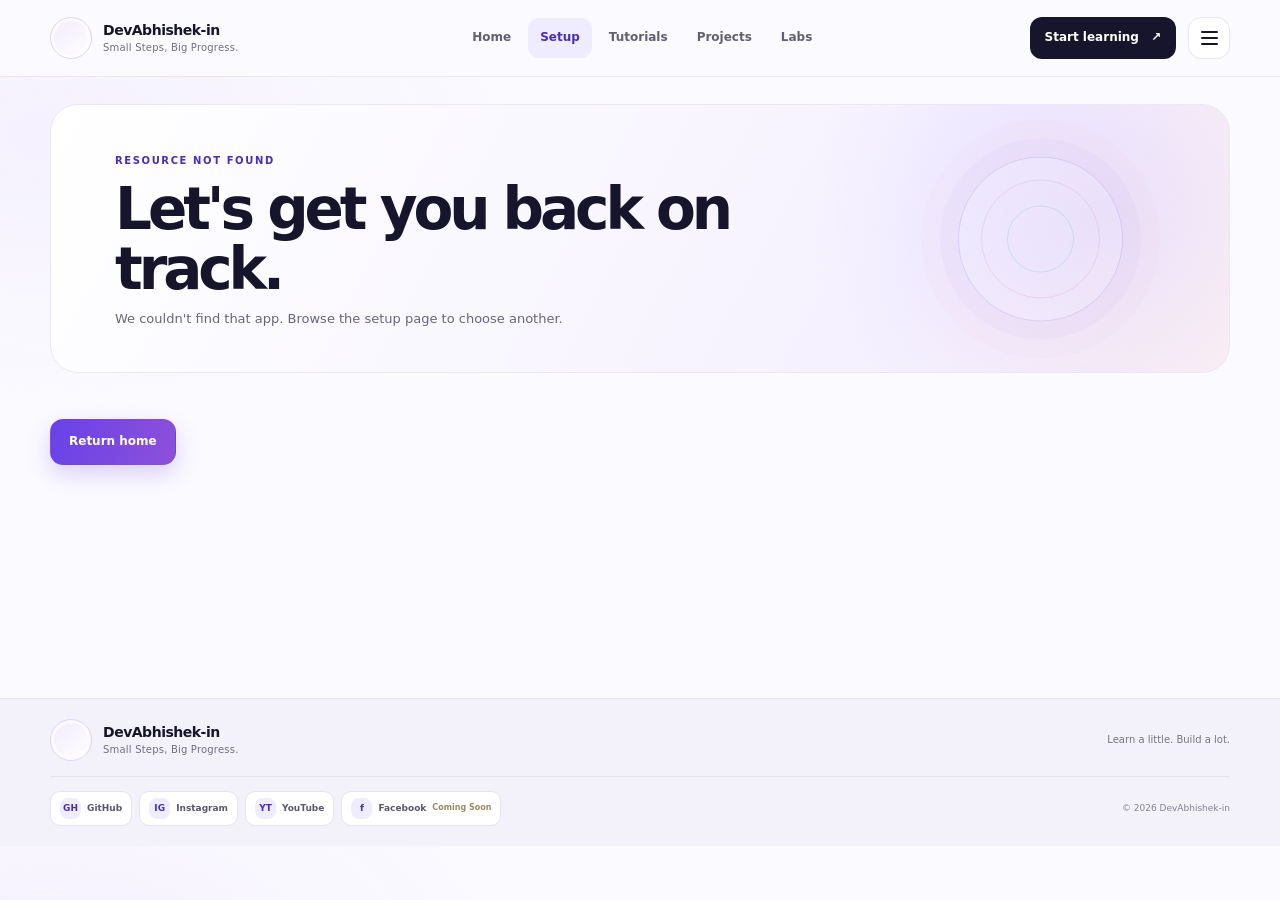
<file: app.html>
<!doctype html>
<html lang="en">
<head>
  <meta charset="utf-8"><meta name="viewport" content="width=device-width, initial-scale=1">
  <meta name="theme-color" content="#fbfaff"><meta name="description" content="A phone-friendly coding app setup guide.">
  <title>App Setup — DevAbhishek-in</title><link rel="stylesheet" href="style.css"><script src="script.js" defer></script>
</head>
<body data-page="app" data-title="App Setup">
  <a class="skip-link" href="#main">Skip to content</a><header class="site-header" id="site-header"></header>
  <main id="main"><div id="page-content" class="page-content"></div></main><footer class="site-footer" id="site-footer"></footer>
  <div id="mobile-nav-root"></div><noscript><p class="noscript-note">Enable JavaScript to browse the learning guides and tutorials.</p></noscript>
</body>
</html>
</file>
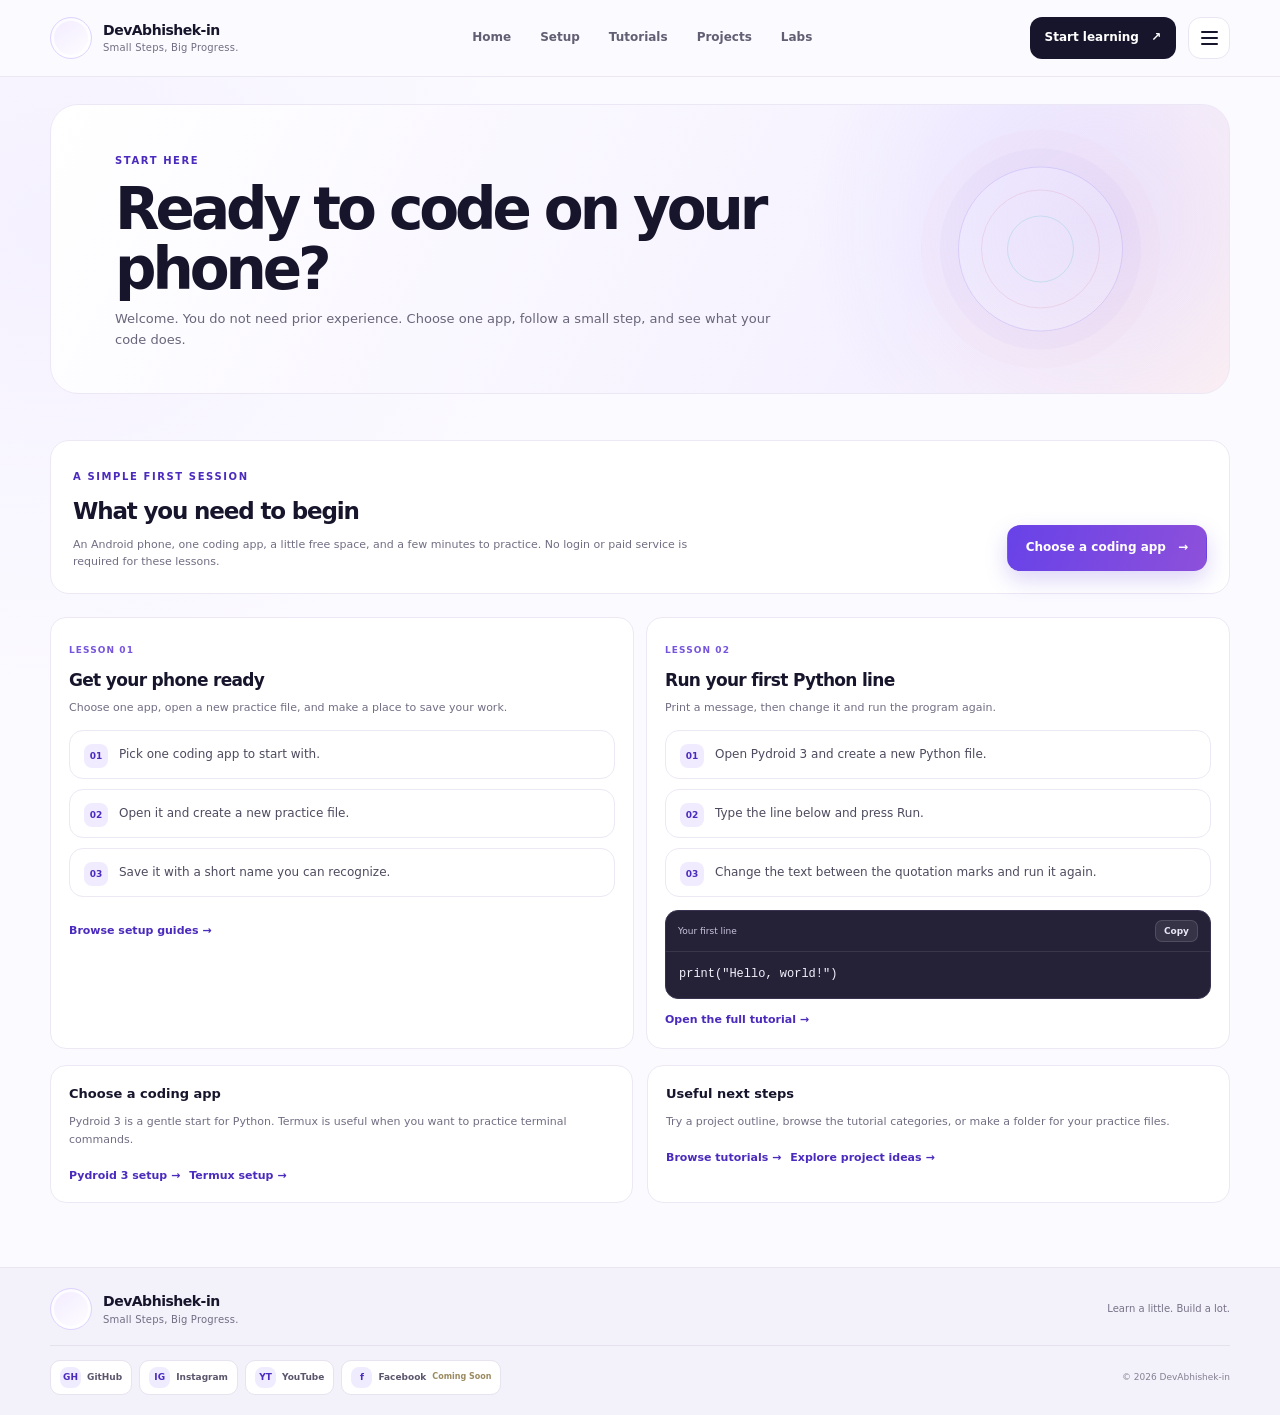
<file: beginner.html>
<!doctype html>
<html lang="en">
<head>
  <meta charset="utf-8"><meta name="viewport" content="width=device-width, initial-scale=1">
  <meta name="theme-color" content="#fbfaff"><meta name="description" content="A practical beginner path for learning to code on your phone.">
  <title>Ready to Code on Your Phone? — DevAbhishek-in</title><link rel="stylesheet" href="style.css"><script src="script.js" defer></script>
</head>
<body data-page="beginner" data-title="Ready to Code on Your Phone?">
  <a class="skip-link" href="#main">Skip to content</a><header class="site-header" id="site-header"></header>
  <main id="main"><div id="page-content" class="page-content"></div></main><footer class="site-footer" id="site-footer"></footer>
  <div id="mobile-nav-root"></div><noscript><p class="noscript-note">Enable JavaScript to browse the learning guides and tutorials.</p></noscript>
</body>
</html>
</file>
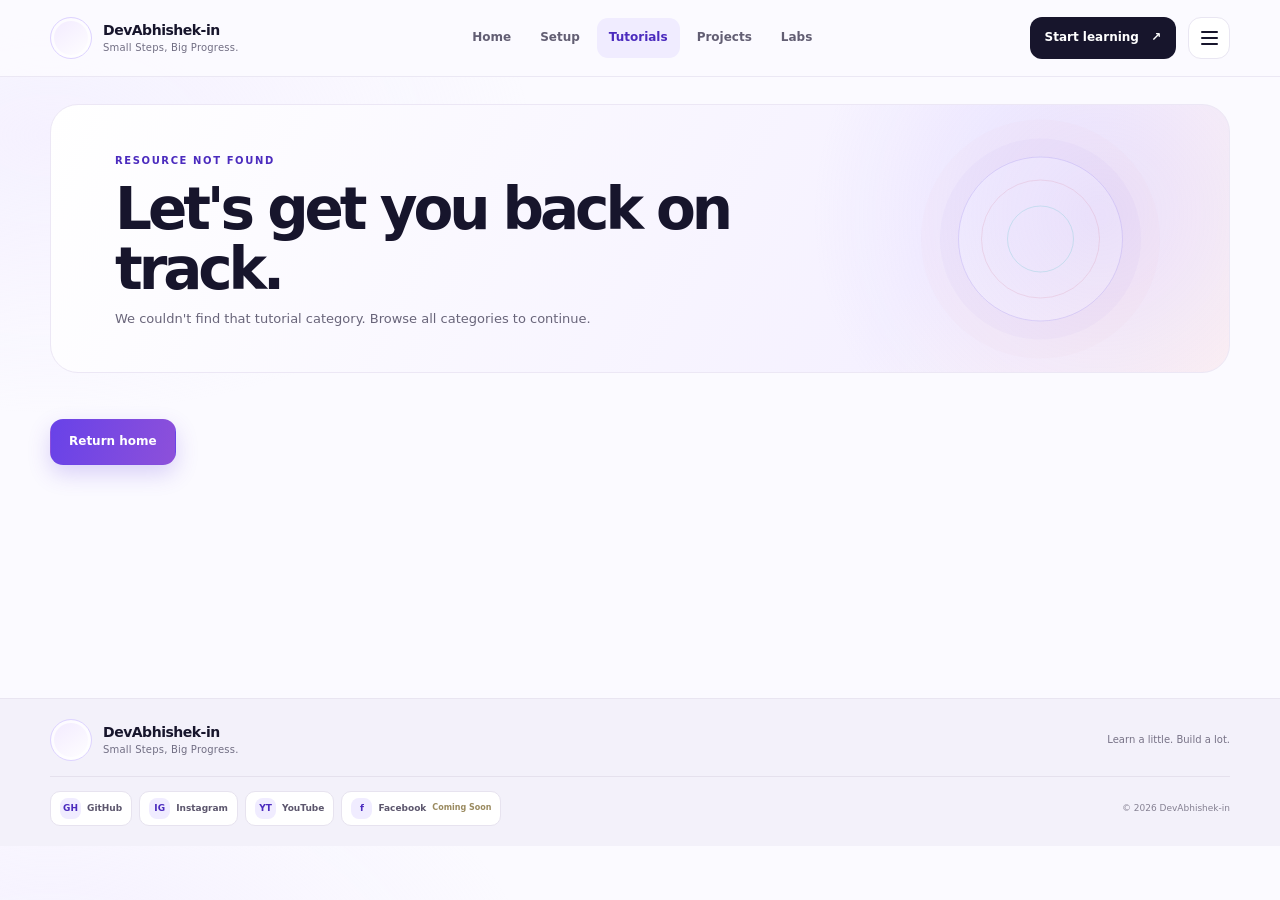
<file: category.html>
<!doctype html>
<html lang="en">
<head>
  <meta charset="utf-8"><meta name="viewport" content="width=device-width, initial-scale=1">
  <meta name="theme-color" content="#fbfaff"><meta name="description" content="Browse tutorials in a coding app or learning category.">
  <title>Tutorial Category — DevAbhishek-in</title><link rel="stylesheet" href="style.css"><script src="script.js" defer></script>
</head>
<body data-page="category" data-title="Tutorial Category">
  <a class="skip-link" href="#main">Skip to content</a><header class="site-header" id="site-header"></header>
  <main id="main"><div id="page-content" class="page-content"></div></main><footer class="site-footer" id="site-footer"></footer>
  <div id="mobile-nav-root"></div><noscript><p class="noscript-note">Enable JavaScript to browse the learning guides and tutorials.</p></noscript>
</body>
</html>
</file>
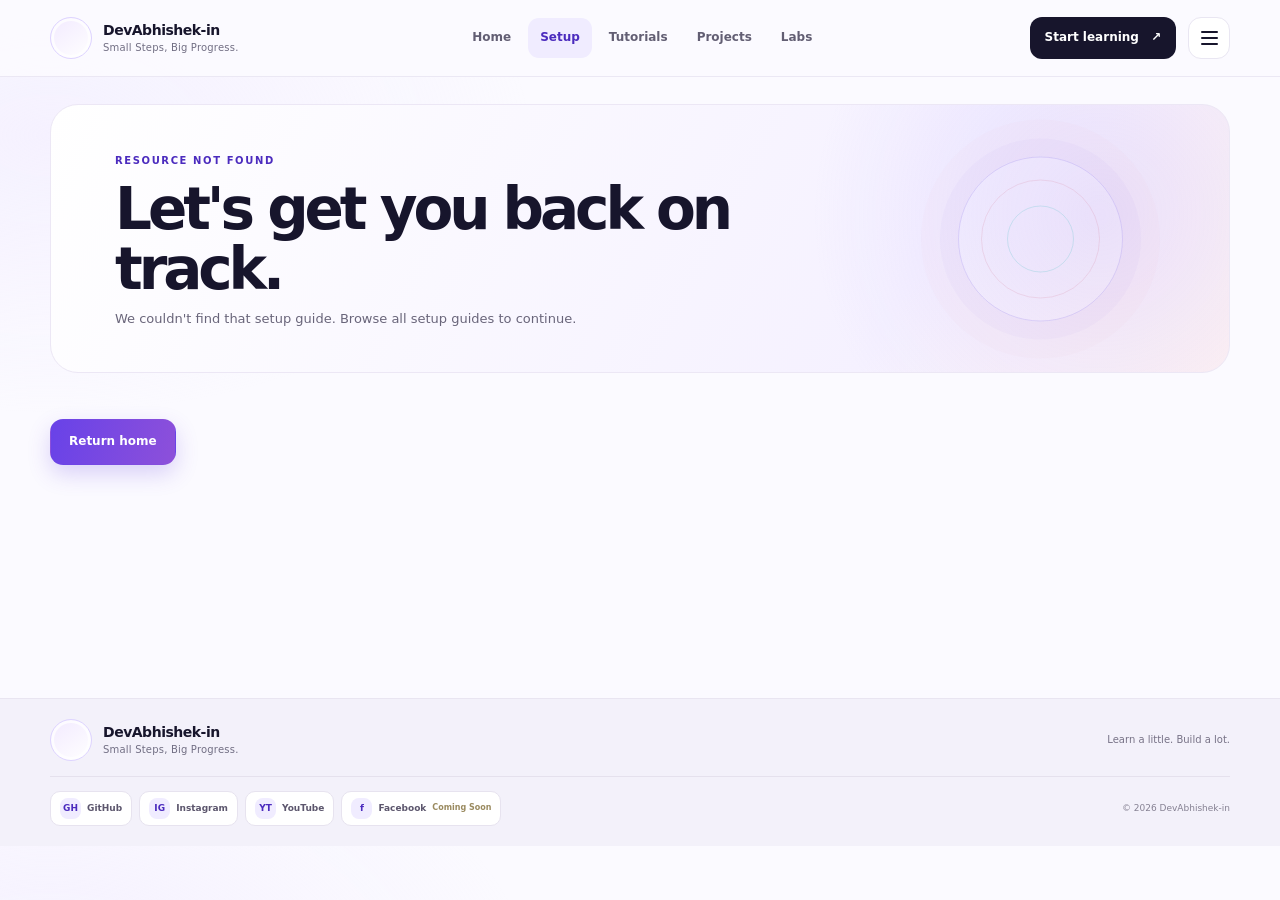
<file: guide.html>
<!doctype html>
<html lang="en">
<head>
  <meta charset="utf-8"><meta name="viewport" content="width=device-width, initial-scale=1">
  <meta name="theme-color" content="#fbfaff"><meta name="description" content="Follow an individual coding app setup guide.">
  <title>Setup Guide — DevAbhishek-in</title><link rel="stylesheet" href="style.css"><script src="script.js" defer></script>
</head>
<body data-page="guide" data-title="Setup Guide">
  <a class="skip-link" href="#main">Skip to content</a><header class="site-header" id="site-header"></header>
  <main id="main"><div id="page-content" class="page-content"></div></main><footer class="site-footer" id="site-footer"></footer>
  <div id="mobile-nav-root"></div><noscript><p class="noscript-note">Enable JavaScript to browse the learning guides and tutorials.</p></noscript>
</body>
</html>
</file>
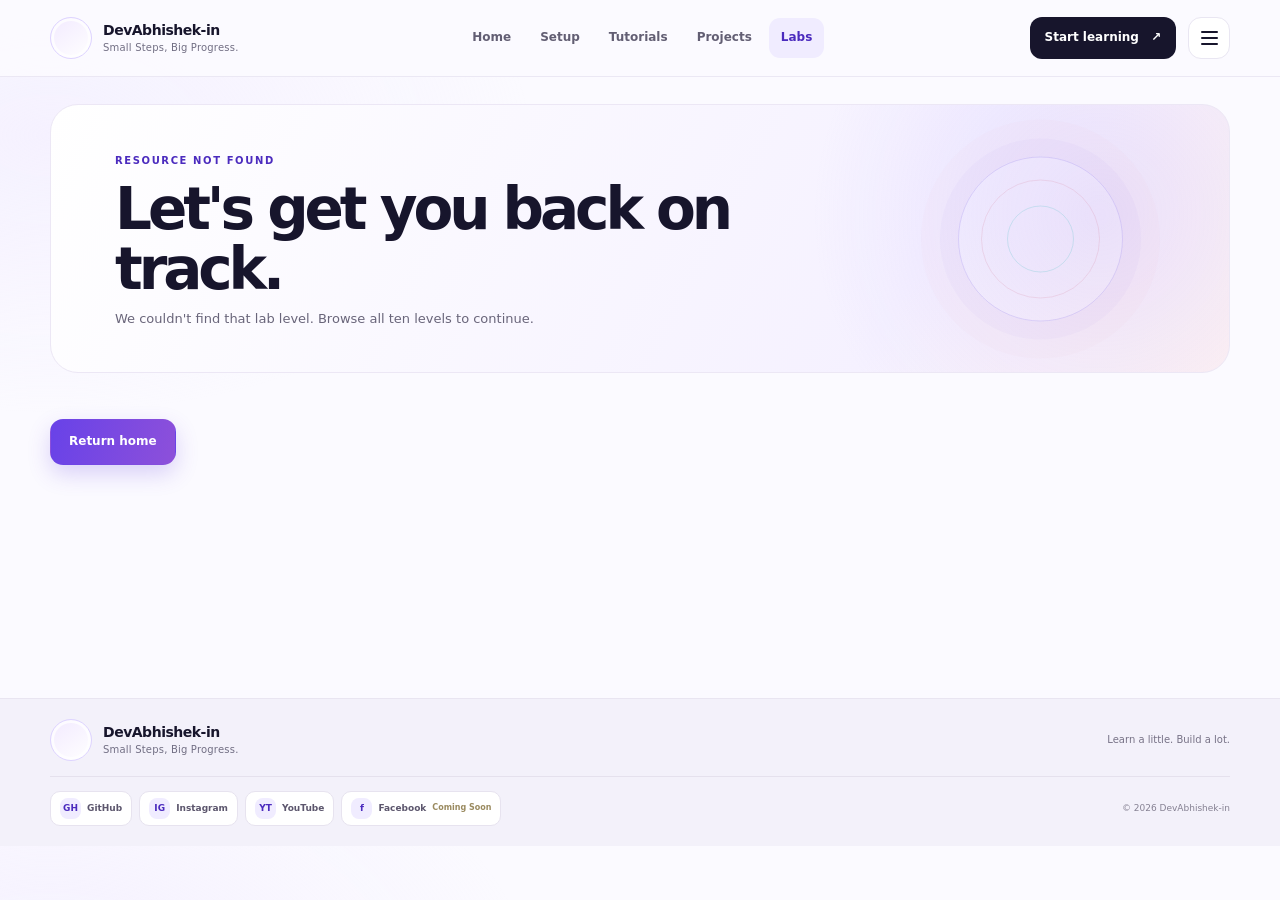
<file: lab.html>
<!doctype html>
<html lang="en">
<head>
  <meta charset="utf-8"><meta name="viewport" content="width=device-width, initial-scale=1">
  <meta name="theme-color" content="#fbfaff"><meta name="description" content="A safe, authorized cybersecurity practice lab for beginners.">
  <title>Practice Lab — DevAbhishek-in</title><link rel="stylesheet" href="style.css"><script src="script.js" defer></script>
</head>
<body data-page="lab" data-title="Practice Lab">
  <a class="skip-link" href="#main">Skip to content</a><header class="site-header" id="site-header"></header>
  <main id="main"><div id="page-content" class="page-content"></div></main><footer class="site-footer" id="site-footer"></footer>
  <div id="mobile-nav-root"></div><noscript><p class="noscript-note">Enable JavaScript to browse the learning guides and tutorials.</p></noscript>
</body>
</html>
</file>
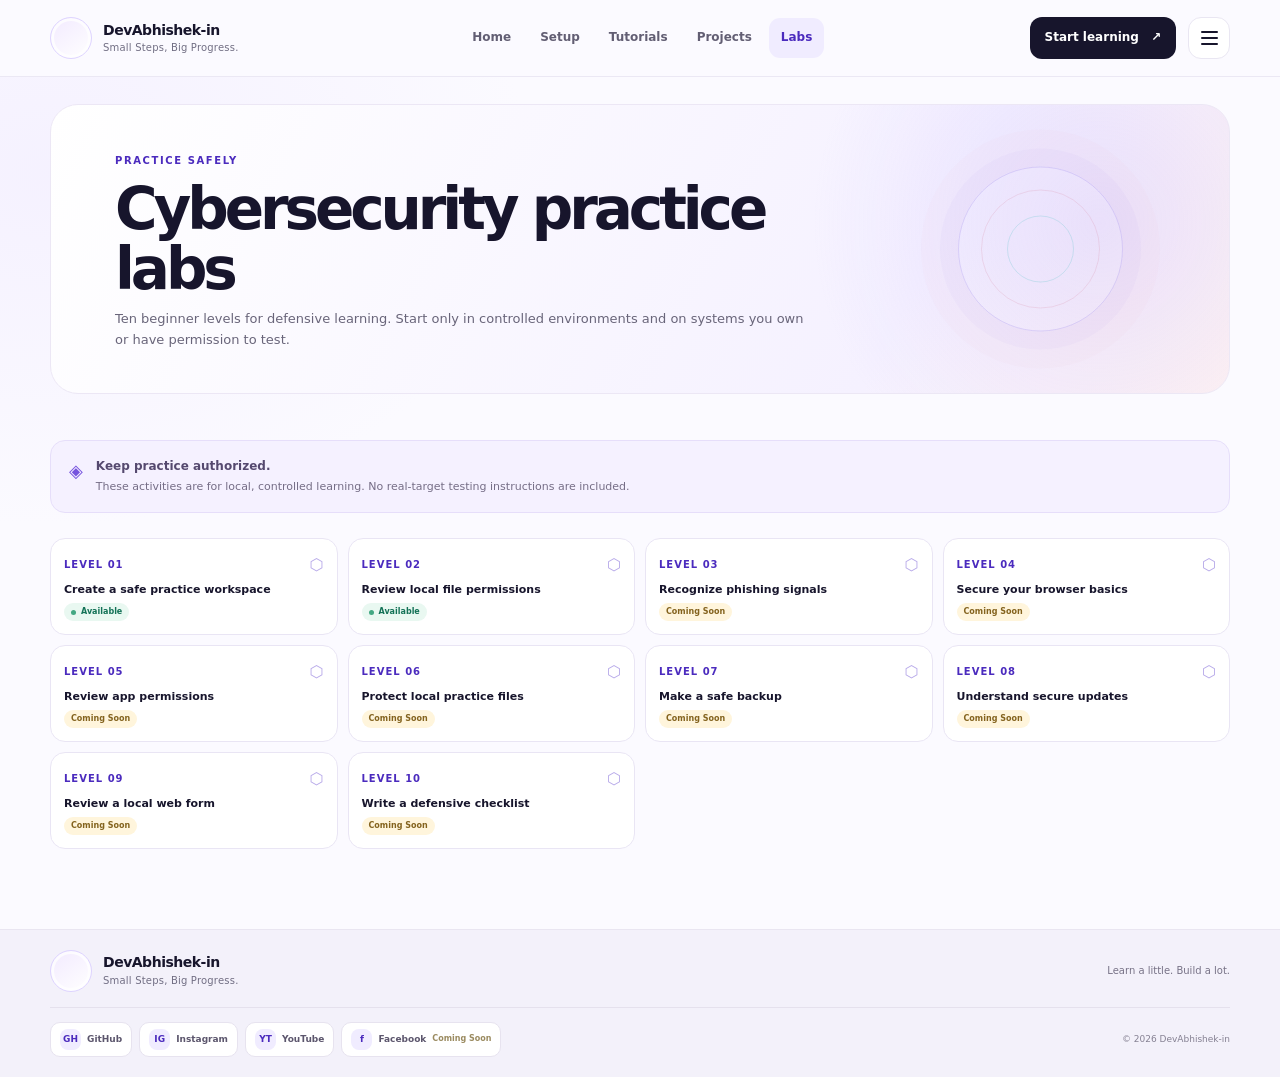
<file: labs.html>
<!doctype html>
<html lang="en">
<head>
  <meta charset="utf-8"><meta name="viewport" content="width=device-width, initial-scale=1">
  <meta name="theme-color" content="#fbfaff"><meta name="description" content="Practice defensive cybersecurity concepts in safe, authorized learning environments.">
  <title>Practice Labs — DevAbhishek-in</title><link rel="stylesheet" href="style.css"><script src="script.js" defer></script>
</head>
<body data-page="labs" data-title="Labs">
  <a class="skip-link" href="#main">Skip to content</a><header class="site-header" id="site-header"></header>
  <main id="main"><div id="page-content" class="page-content"></div></main><footer class="site-footer" id="site-footer"></footer>
  <div id="mobile-nav-root"></div><noscript><p class="noscript-note">Enable JavaScript to browse the learning guides and tutorials.</p></noscript>
</body>
</html>
</file>
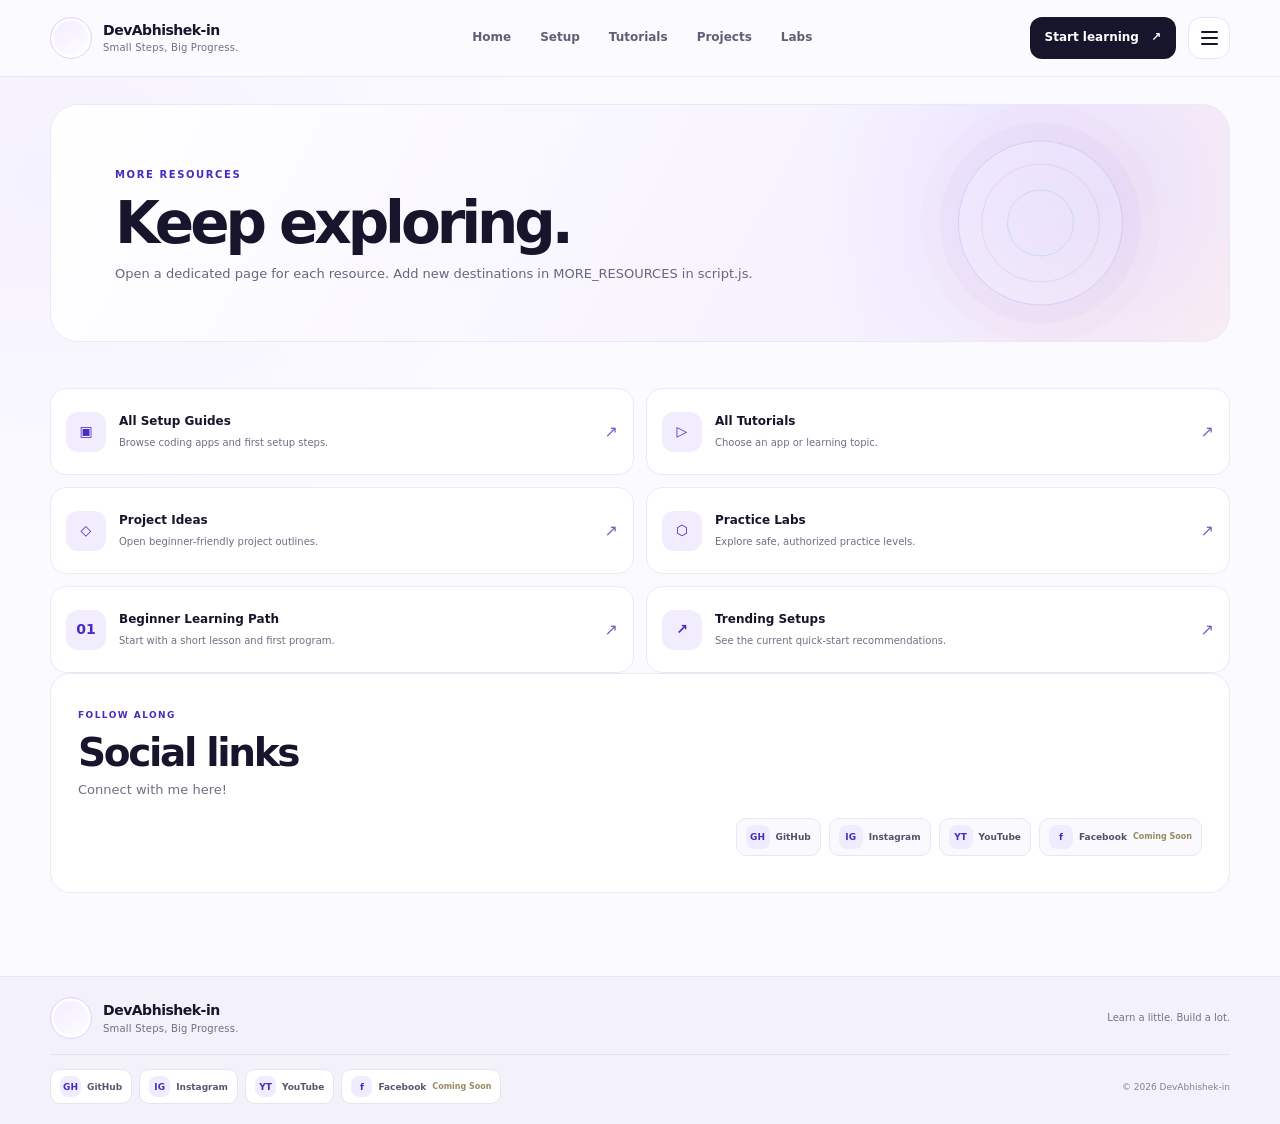
<file: more.html>
<!doctype html>
<html lang="en">
<head>
  <meta charset="utf-8"><meta name="viewport" content="width=device-width, initial-scale=1">
  <meta name="theme-color" content="#fbfaff"><meta name="description" content="Find all DevAbhishek-in learning resources and social links.">
  <title>More — DevAbhishek-in</title><link rel="stylesheet" href="style.css"><script src="script.js" defer></script>
</head>
<body data-page="more" data-title="More">
  <a class="skip-link" href="#main">Skip to content</a><header class="site-header" id="site-header"></header>
  <main id="main"><div id="page-content" class="page-content"></div></main><footer class="site-footer" id="site-footer"></footer>
  <div id="mobile-nav-root"></div><noscript><p class="noscript-note">Enable JavaScript to browse the learning guides and tutorials.</p></noscript>
</body>
</html>
</file>
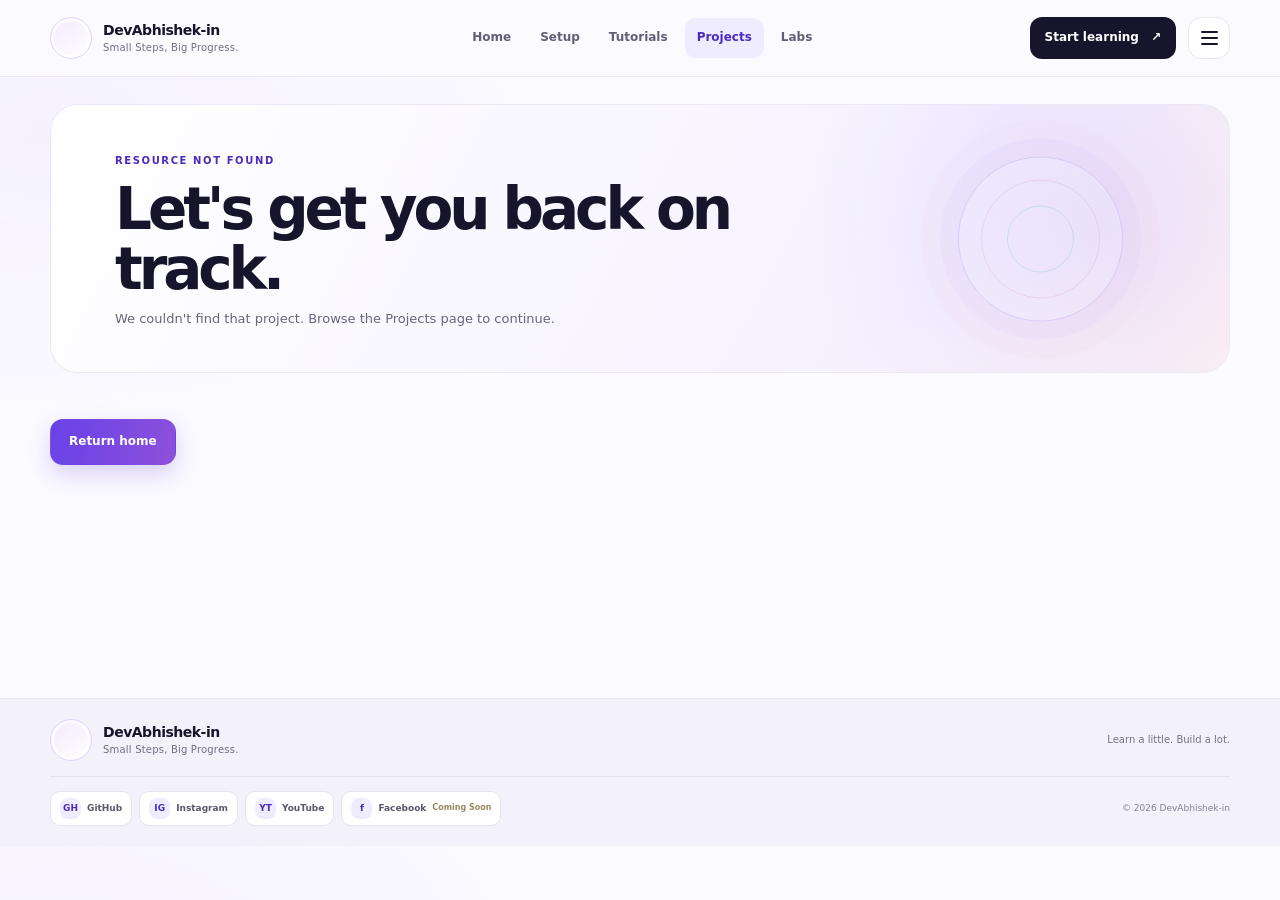
<file: project.html>
<!doctype html>
<html lang="en">
<head>
  <meta charset="utf-8"><meta name="viewport" content="width=device-width, initial-scale=1">
  <meta name="theme-color" content="#fbfaff"><meta name="description" content="An editable coding project guide and learning outline.">
  <title>Project — DevAbhishek-in</title><link rel="stylesheet" href="style.css"><script src="script.js" defer></script>
</head>
<body data-page="project" data-title="Project">
  <a class="skip-link" href="#main">Skip to content</a><header class="site-header" id="site-header"></header>
  <main id="main"><div id="page-content" class="page-content"></div></main><footer class="site-footer" id="site-footer"></footer>
  <div id="mobile-nav-root"></div><noscript><p class="noscript-note">Enable JavaScript to browse the learning guides and tutorials.</p></noscript>
</body>
</html>
</file>
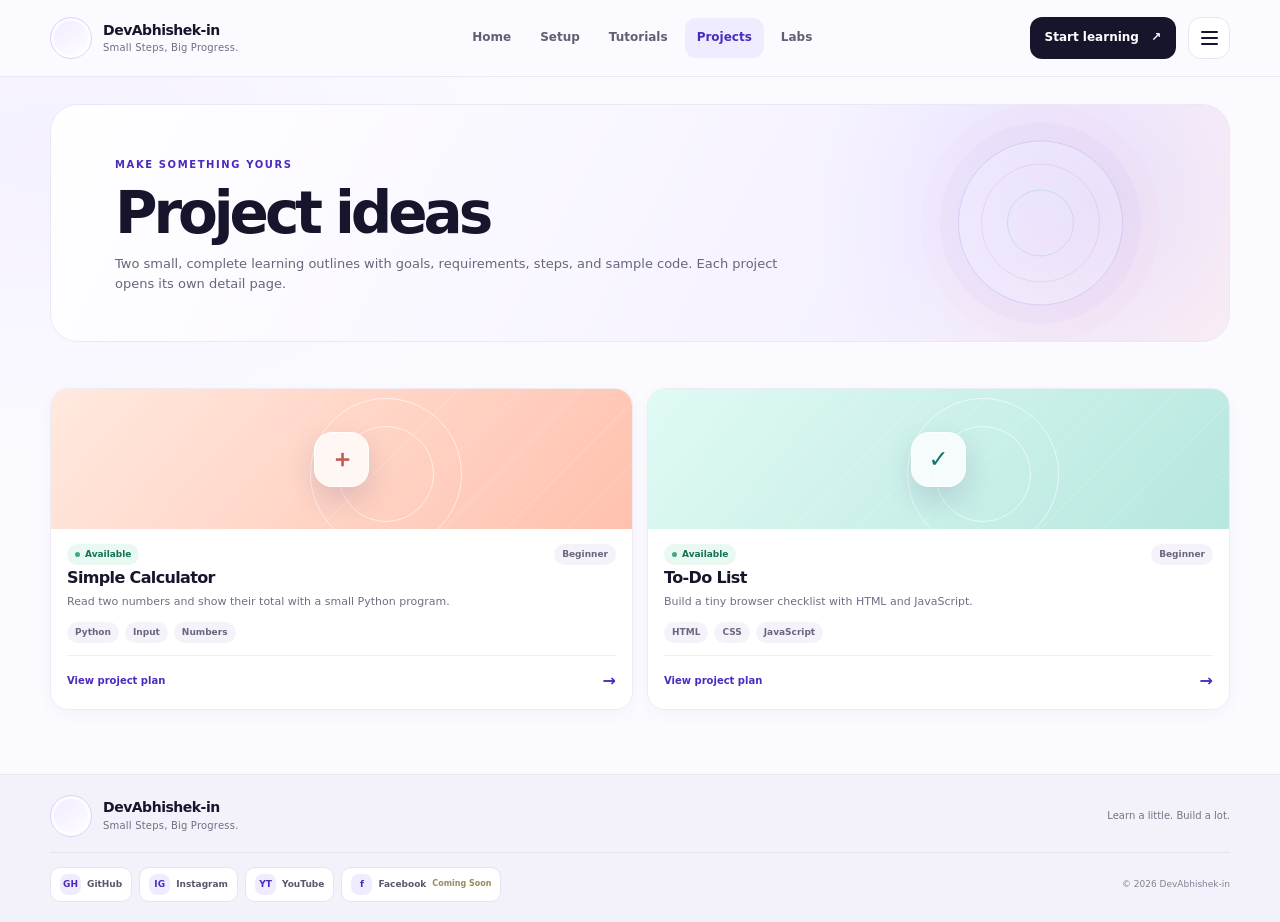
<file: projects.html>
<!doctype html>
<html lang="en">
<head>
  <meta charset="utf-8"><meta name="viewport" content="width=device-width, initial-scale=1">
  <meta name="theme-color" content="#fbfaff"><meta name="description" content="Explore small coding projects designed for learning on a phone.">
  <title>Projects — DevAbhishek-in</title><link rel="stylesheet" href="style.css"><script src="script.js" defer></script>
</head>
<body data-page="projects" data-title="Projects">
  <a class="skip-link" href="#main">Skip to content</a><header class="site-header" id="site-header"></header>
  <main id="main"><div id="page-content" class="page-content"></div></main><footer class="site-footer" id="site-footer"></footer>
  <div id="mobile-nav-root"></div><noscript><p class="noscript-note">Enable JavaScript to browse the learning guides and tutorials.</p></noscript>
</body>
</html>
</file>
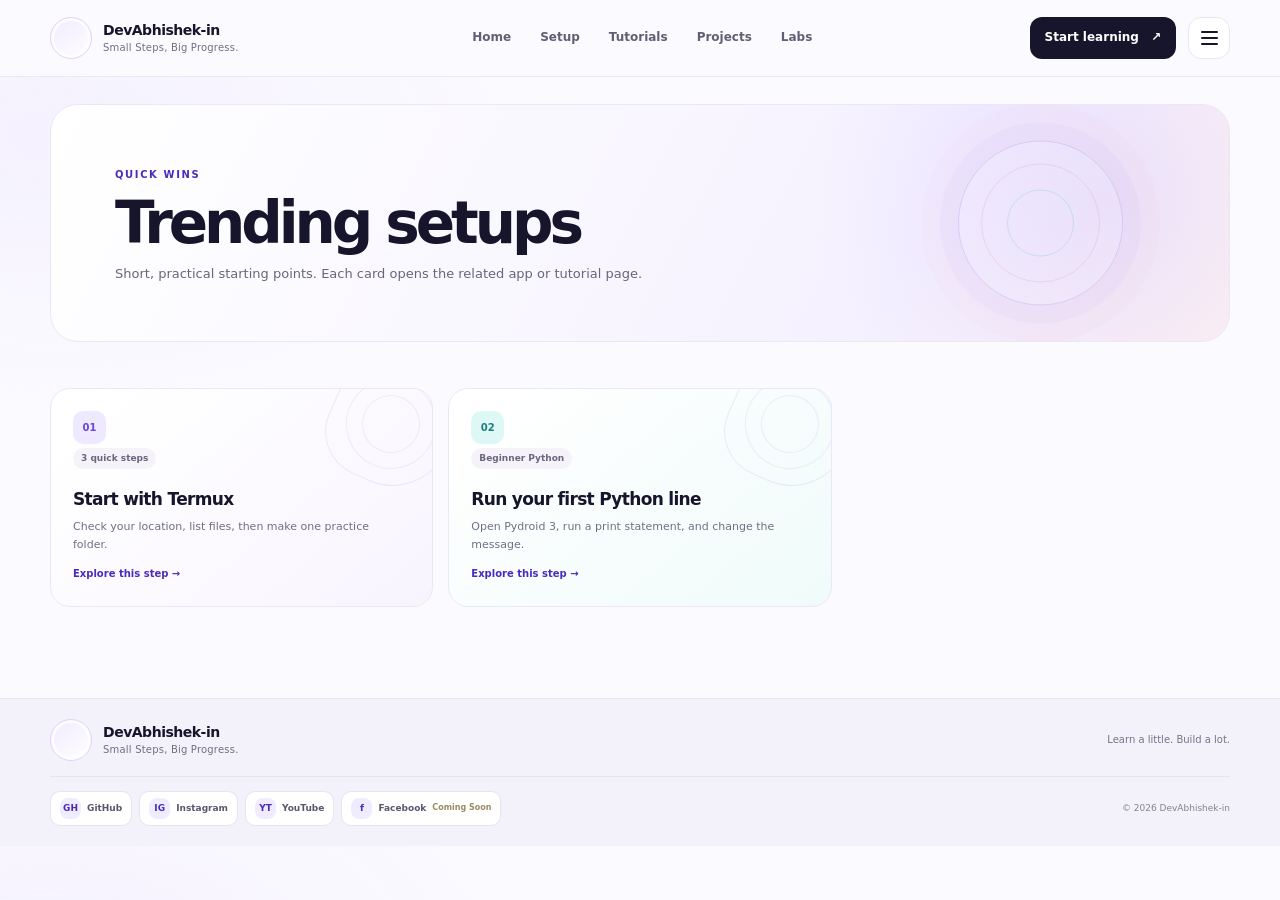
<file: trending.html>
<!doctype html>
<html lang="en">
<head>
  <meta charset="utf-8"><meta name="viewport" content="width=device-width, initial-scale=1">
  <meta name="theme-color" content="#fbfaff"><meta name="description" content="Quick, practical ways to get started coding on your phone.">
  <title>Trending Setups — DevAbhishek-in</title><link rel="stylesheet" href="style.css"><script src="script.js" defer></script>
</head>
<body data-page="trending" data-title="Trending Setups">
  <a class="skip-link" href="#main">Skip to content</a><header class="site-header" id="site-header"></header>
  <main id="main"><div id="page-content" class="page-content"></div></main><footer class="site-footer" id="site-footer"></footer>
  <div id="mobile-nav-root"></div><noscript><p class="noscript-note">Enable JavaScript to browse the learning guides and tutorials.</p></noscript>
</body>
</html>
</file>
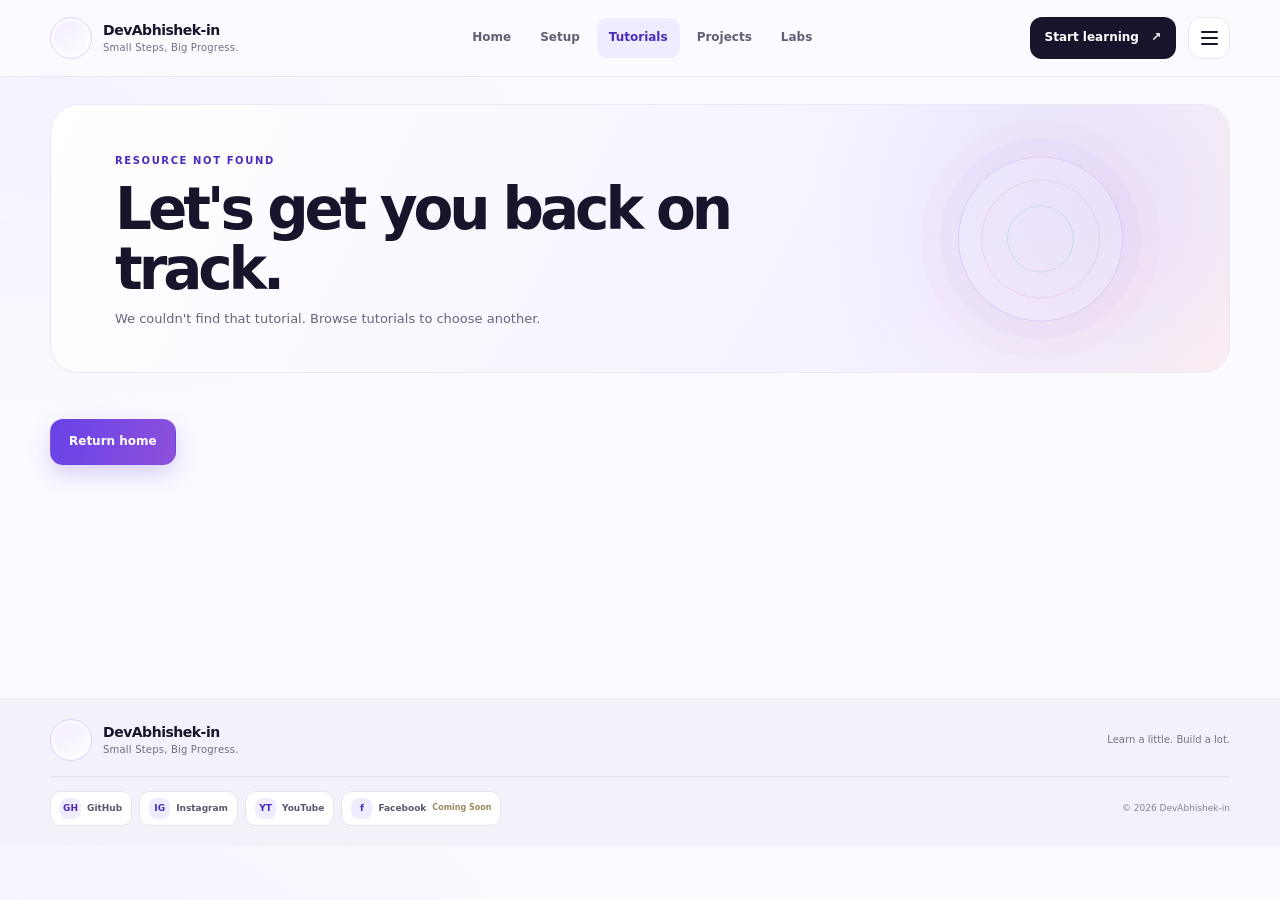
<file: tutorial.html>
<!doctype html>
<html lang="en">
<head>
  <meta charset="utf-8"><meta name="viewport" content="width=device-width, initial-scale=1">
  <meta name="theme-color" content="#fbfaff"><meta name="description" content="A step-by-step coding tutorial for your phone.">
  <title>Tutorial — DevAbhishek-in</title><link rel="stylesheet" href="style.css"><script src="script.js" defer></script>
</head>
<body data-page="tutorial" data-title="Tutorial">
  <a class="skip-link" href="#main">Skip to content</a><header class="site-header" id="site-header"></header>
  <main id="main"><div id="page-content" class="page-content"></div></main><footer class="site-footer" id="site-footer"></footer>
  <div id="mobile-nav-root"></div><noscript><p class="noscript-note">Enable JavaScript to browse the learning guides and tutorials.</p></noscript>
</body>
</html>
</file>
<file: style.css>
/* =========================================================
   DEVABHISHEK-IN — visual system
   Change these tokens first when you want to restyle the site.
   ========================================================= */
:root {
  color-scheme: light;
  --ink: #17152c;
  --muted: #716e83;
  --soft-ink: #39364e;
  --paper: #fbfaff;
  --white: #fff;
  --line: #e9e6f2;
  --purple: #6741e8;
  --purple-dark: #4b2bbe;
  --magenta: #c650dc;
  --coral: #ff806f;
  --cyan: #67ddf0;
  --mint: #c8f5eb;
  --lavender: #f0ecff;
  --shadow-sm: 0 8px 24px rgba(46, 34, 91, .07);
  --shadow-md: 0 18px 48px rgba(46, 34, 91, .12);
  --shadow-card: 0 12px 36px rgba(42, 32, 80, .08);
  --radius-sm: 14px;
  --radius-md: 22px;
  --radius-lg: 32px;
  --content: 1180px;
  --ease: cubic-bezier(.2, .7, .25, 1);
}

* { box-sizing: border-box; }
/* Keep scrolling under browser control; smooth behavior is reserved for explicit UI actions. */
html { scroll-behavior: auto; scroll-padding-top: 92px; }
body {
  margin: 0;
  color: var(--ink);
  background:
    radial-gradient(ellipse at 4% 16%, rgba(237, 230, 255, .44), transparent 30rem),
    var(--paper);
  font-family: Inter, ui-sans-serif, system-ui, -apple-system, BlinkMacSystemFont, "Segoe UI", sans-serif;
  font-size: 15px;
  line-height: 1.6;
  -webkit-font-smoothing: antialiased;
  overflow-x: hidden;
}
body, button, input { font-family: Inter, ui-sans-serif, system-ui, -apple-system, BlinkMacSystemFont, "Segoe UI", sans-serif; }
button, input { font-size: inherit; }
button, a { -webkit-tap-highlight-color: transparent; }
button { color: inherit; }
a { color: inherit; text-decoration: none; }
img { display: block; max-width: 100%; }
::selection { color: #fff; background: var(--purple); }

.sr-only {
  position: absolute; width: 1px; height: 1px; padding: 0; margin: -1px;
  overflow: hidden; clip: rect(0, 0, 0, 0); white-space: nowrap; border: 0;
}
.skip-link {
  position: fixed; z-index: 100; top: 10px; left: 10px; padding: 10px 14px;
  color: #fff; background: var(--ink); border-radius: 10px; transform: translateY(-150%);
}
.skip-link:focus { transform: translateY(0); }
:focus-visible { outline: 3px solid #9b82ff; outline-offset: 3px; border-radius: 5px; }
[hidden] { display: none !important; }

/* Header and branding */
.site-header {
  position: sticky; z-index: 30; top: 0; width: 100%;
  background: rgba(251, 250, 255, .96); border-bottom: 1px solid rgba(230, 226, 241, .76);
}
.header-inner {
  min-height: 76px; max-width: calc(var(--content) + 56px); margin: 0 auto; padding: 0 28px;
  display: flex; align-items: center; justify-content: space-between; gap: 28px;
}
.brand { min-width: 205px; display: inline-flex; align-items: center; gap: 11px; }
.brand-mark {
  flex: 0 0 42px; width: 42px; height: 42px; display: grid; place-items: center;
  color: var(--purple-dark); background: linear-gradient(145deg, #f2eaff, #fff);
  border: 1px solid #ded4ff; border-radius: 50%; box-shadow: inset 0 0 0 3px rgba(255,255,255,.78);
  font-size: 12px; font-weight: 850; letter-spacing: -.06em;
}
.brand-mark img { width: 100%; height: 100%; border-radius: inherit; object-fit: cover; }
.brand-copy { display: grid; line-height: 1.2; }
.brand-copy strong { font-size: 14px; letter-spacing: -.035em; }
.brand-copy span { margin-top: 4px; color: var(--muted); font-size: 10px; letter-spacing: .02em; }
.desktop-nav { display: flex; align-items: center; gap: 5px; }
.desktop-nav a {
  position: relative; padding: 10px 12px; color: #625e73; font-size: 12px; font-weight: 650;
  border-radius: 11px; transition: color .2s, background .2s;
}
.desktop-nav a:hover, .desktop-nav a[aria-current="page"] { color: var(--purple-dark); background: #f0ecff; }
.header-cta {
  display: inline-flex; align-items: center; gap: 12px; padding: 11px 15px; white-space: nowrap;
  color: white; background: var(--ink); border-radius: 12px; font-size: 12px; font-weight: 700;
  transition: transform .2s var(--ease), box-shadow .2s, background .2s;
}
.header-cta:hover { transform: translateY(-2px); background: var(--purple-dark); box-shadow: 0 8px 20px #6741e835; }
.header-actions { display: flex; align-items: center; gap: 12px; }
.menu-wrap { position: relative; }
.menu-toggle {
  width: 42px; height: 42px; display: grid; place-items: center; padding: 0; color: var(--ink);
  background: #fff; border: 1px solid var(--line); border-radius: 13px; cursor: pointer;
  transition: color .2s, border-color .2s, background .2s, transform .2s;
}
.menu-toggle:hover { color: var(--purple-dark); background: #f7f3ff; border-color: #d5c9f5; transform: translateY(-1px); }
.menu-bars { width: 17px; display: grid; gap: 4px; }
.menu-bars i { display: block; width: 17px; height: 2px; background: currentColor; border-radius: 2px; transition: transform .2s, width .2s; }
.menu-toggle[aria-expanded="true"] .menu-bars i:first-child { transform: translateY(6px) rotate(45deg); }
.menu-toggle[aria-expanded="true"] .menu-bars i:nth-child(2) { opacity: 0; }
.menu-toggle[aria-expanded="true"] .menu-bars i:last-child { transform: translateY(-6px) rotate(-45deg); }
.menu-popover {
  position: absolute; z-index: 50; top: calc(100% + 10px); right: 0; width: 245px; padding: 8px;
  background: #fff; border: 1px solid var(--line); border-radius: 16px; box-shadow: var(--shadow-md);
  transform: translateY(-5px); opacity: 0; transition: opacity .18s, transform .18s;
}
.menu-popover.is-open { transform: translateY(0); opacity: 1; }
.menu-popover a { display: flex; align-items: center; gap: 10px; padding: 11px 10px; color: #514d63; border-radius: 10px; font-size: 11px; font-weight: 700; }
.menu-popover a:hover { color: var(--purple-dark); background: #f5f1ff; }
.menu-popover a span { width: 25px; height: 25px; display: grid; place-items: center; color: var(--purple-dark); background: #f0ecff; border-radius: 8px; font-size: 10px; }

.section-wrap { width: min(var(--content), calc(100% - 56px)); margin-inline: auto; }

/* Hero */
.hero {
  position: relative; min-height: 538px; padding: 82px 7.2% 72px; display: grid;
  grid-template-columns: minmax(0, .92fr) minmax(380px, 1.08fr); align-items: center;
  overflow: hidden; isolation: isolate; border-radius: 0 0 38px 38px;
  background:
    radial-gradient(ellipse at 77% 51%, rgba(161, 135, 252, .2), transparent 34%),
    linear-gradient(115deg, #fff 0%, #faf8ff 52%, #f2efff 100%);
}
.hero::before {
  position: absolute; z-index: -1; inset: 0; content: ""; pointer-events: none; opacity: .42;
  background-image: linear-gradient(rgba(111, 86, 186, .035) 1px, transparent 1px), linear-gradient(90deg, rgba(111, 86, 186, .035) 1px, transparent 1px);
  background-size: 38px 38px; mask-image: linear-gradient(90deg, transparent 8%, #000 85%);
}
.hero-copy { position: relative; z-index: 2; max-width: 495px; animation: hero-enter .75s .06s both; }
.eyebrow, .section-kicker {
  display: inline-flex; align-items: center; gap: 8px; color: var(--purple-dark);
  font-size: 10px; font-weight: 800; letter-spacing: .16em; line-height: 1.4;
}
.eyebrow { padding: 8px 11px; border: 1px solid #e6defd; border-radius: 999px; background: #fff9; }
.eyebrow-dot { width: 7px; height: 7px; background: var(--coral); border-radius: 50%; box-shadow: 0 0 0 4px #ff806f22; }
.hero h1 {
  max-width: 550px; margin: 21px 0 17px; font-size: clamp(48px, 6.4vw, 78px);
  font-weight: 820; line-height: .99; letter-spacing: -.075em;
}
.hero h1 span {
  color: transparent; background: linear-gradient(105deg, var(--purple) 10%, #9b4ed2 58%, #ef796f 105%);
  background-clip: text; -webkit-background-clip: text;
}
.hero-description { max-width: 410px; margin: 0; color: #635f75; font-size: 16px; line-height: 1.7; }
.hero-actions { display: flex; flex-wrap: wrap; align-items: center; gap: 11px; margin-top: 29px; }
.button {
  min-height: 46px; display: inline-flex; justify-content: center; align-items: center; gap: 12px;
  padding: 0 18px; border: 1px solid transparent; border-radius: 13px; cursor: pointer;
  font-size: 12px; font-weight: 750; line-height: 1.3; transition: transform .2s var(--ease), box-shadow .2s, background .2s, border-color .2s;
}
.button:hover { transform: translateY(-2px); }
.button:active { transform: scale(.975); }
.button-primary {
  color: white; background: linear-gradient(105deg, #6842e8, #8d50da);
  box-shadow: 0 9px 22px rgba(101, 63, 224, .22);
}
.button-primary:hover { box-shadow: 0 12px 28px rgba(101, 63, 224, .32); }
.button-quiet { color: var(--ink); background: #fff; border-color: #e6e2ef; }
.button-quiet:hover { border-color: #cfc1fb; background: #fcfaff; }
.button-light { color: #30224e; background: #fff; box-shadow: 0 8px 24px #24154a24; }
.button-light:hover { box-shadow: 0 12px 28px #24154a35; }
.hero-proof { display: flex; align-items: center; gap: 9px; margin-top: 34px; color: #787387; font-size: 11px; }
.proof-icon { width: 22px; height: 22px; display: grid; place-items: center; color: #6e52d9; background: #f0eaff; border-radius: 7px; font-size: 12px; }
.hero-visual { position: relative; min-width: 0; height: 398px; display: grid; place-items: center; isolation: isolate; }
.hero-visual::before, .hero-visual::after { position: absolute; content: ""; pointer-events: none; }
.hero-visual::before {
  z-index: -2; width: 88%; height: 83%; right: 2%; bottom: 2%; border-radius: 48% 52% 19% 25%;
  background: linear-gradient(148deg, #ded4ff 4%, #d9d3ff 38%, #fce3ea 100%); filter: blur(1px); transform: skewY(-5deg);
}
.hero-visual::after {
  z-index: -1; inset: 22% 1% 0 2%; opacity: .7;
  background: repeating-linear-gradient(90deg, transparent 0 38px, #8173b622 39px 41px, transparent 42px 65px);
  clip-path: polygon(8% 20%, 100% 0, 100% 100%, 0 100%);
}
.hero-art-image {
  position: relative; z-index: 2; width: 100%; height: 100%; object-fit: contain; object-position: center;
  filter: drop-shadow(0 20px 24px rgba(46, 34, 91, .18));
}
.holo-fallback { position: absolute; z-index: 2; inset: 0; display: grid; place-items: center; }
.holo-fallback[hidden] { display: none; }
.holo-scene { position: relative; width: min(100%, 510px); height: 372px; display: grid; place-items: center; perspective: 900px; }
.holo-scene::before { position: absolute; inset: 12% 10% 4%; content: ""; border-radius: 50%; background: radial-gradient(ellipse, #a99bff55, #a99bff00 68%); }
.holo-ring { position: absolute; width: 74%; height: 64%; border: 1px solid #8b74df51; border-radius: 50%; transform: rotate(-24deg) scaleY(.43); }
.ring-b { width: 87%; height: 76%; border-color: #e78bad45; transform: rotate(18deg) scaleY(.4); }
.ring-c { width: 67%; height: 57%; border-color: #73cbd153; transform: rotate(48deg) scaleY(.42); }
.holo-code-window {
  position: relative; z-index: 2; width: min(76%, 350px); min-height: 224px; padding: 0 0 13px;
  color: #e7e3ff; background: linear-gradient(145deg, #2b2745f5, #383052ee);
  border: 1px solid #ffffff8a; border-radius: 18px; box-shadow: 0 24px 56px #35265c35, inset 0 1px #ffffff34;
  transform: rotateY(-10deg) rotateX(4deg);
}
.holo-window-bar { height: 37px; display: flex; align-items: center; gap: 5px; padding: 0 12px; border-bottom: 1px solid #ffffff20; }
.holo-window-bar > span { width: 6px; height: 6px; border-radius: 50%; background: var(--coral); }
.holo-window-bar > span:nth-child(2) { background: #e4bd6f; }
.holo-window-bar > span:nth-child(3) { background: #6dd4b1; }
.holo-window-bar b { margin-left: auto; color: #a9a1c7; font-size: 8px; letter-spacing: .15em; }
.holo-code { padding: 17px 17px 10px; font: 12px/1.9 ui-monospace, SFMono-Regular, Consolas, monospace; white-space: nowrap; }
.code-muted { display: inline-block; width: 27px; color: #827c9c; font-size: 9px; }
.code-purple { color: #c7a8ff; }.code-pink { color: #f38ac4; }.code-coral { color: #ffad90; }.code-cyan { color: #79e1df; }
.holo-output { display: flex; align-items: center; gap: 7px; margin: 1px 15px 0; padding-top: 9px; border-top: 1px solid #ffffff1e; color: #aaa5bf; font-size: 8px; letter-spacing: .12em; }
.holo-output strong { margin-left: auto; color: #a9f2dc; }
.output-dot { width: 6px; height: 6px; border-radius: 50%; background: #6dd4b1; box-shadow: 0 0 10px #6dd4b1; }
.holo-chip { position: absolute; z-index: 3; display: flex; align-items: center; gap: 8px; padding: 9px 12px; color: #504771; background: #ffffffd9; border: 1px solid #fff; border-radius: 11px; box-shadow: 0 10px 26px #5545841b; font-size: 8px; font-weight: 800; letter-spacing: .12em; }
.holo-chip span { color: var(--purple-dark); font-size: 14px; }
.chip-top { top: 15%; right: 1%; transform: rotate(4deg); }
.chip-bottom { bottom: 12%; left: 2%; transform: rotate(-4deg); }
.chip-bottom span { color: #d16683; font-size: 10px; }
.holo-cursor { position: absolute; top: 12%; left: 17%; width: 12px; height: 12px; border: 2px solid #9b7eff; border-radius: 50%; box-shadow: 0 0 0 6px #9b7eff20, 0 0 20px #9b7eff; }
.hero-wordmark {
  position: absolute; z-index: -1; right: -1%; bottom: 11%; color: #fff8; font-size: clamp(18px, 3vw, 35px);
  font-weight: 900; letter-spacing: .12em; white-space: nowrap; transform: rotate(-6deg);
  text-shadow: 0 2px 10px #7f6cc344;
}
.hero-index { position: absolute; left: 0; bottom: 13%; color: #8e87aa; font-size: 9px; font-weight: 800; letter-spacing: .18em; writing-mode: vertical-rl; transform: rotate(180deg); }
.hero-bottom-line { position: absolute; bottom: 0; left: 7.2%; right: 7.2%; height: 1px; background: linear-gradient(90deg, transparent, #dcd5f1, transparent); }

/* Search */
.search-section { position: relative; z-index: 5; margin-top: -4px; }
.search-panel {
  padding: 28px 32px 23px; background: #fff; border: 1px solid #eeebf5; border-radius: var(--radius-md);
  box-shadow: var(--shadow-md);
}
.search-copy { text-align: center; }
.search-copy .section-kicker { font-size: 9px; }
.search-copy h2 { margin: 6px 0 2px; font-size: 23px; letter-spacing: -.045em; }
.search-copy p { margin: 0; color: var(--muted); font-size: 12px; }
.search-form {
  width: min(700px, 100%); min-height: 57px; display: flex; align-items: center; gap: 10px;
  margin: 21px auto 14px; padding: 6px 7px 6px 17px; background: #faf9fd;
  border: 1px solid #e8e4f1; border-radius: 15px; transition: border-color .2s, box-shadow .2s;
}
.search-form:focus-within { border-color: #b9a8f4; box-shadow: 0 0 0 4px #6741e811; }
.search-icon { color: #7b6ac0; font-size: 25px; line-height: 1; transform: rotate(-20deg); }
.search-form input { min-width: 0; flex: 1; border: 0; outline: 0; color: var(--ink); background: transparent; font-size: 12px; }
.search-form input::placeholder { color: #9b97a8; }
.search-clear { width: 28px; height: 28px; border: 0; border-radius: 50%; color: #787387; background: transparent; cursor: pointer; font-size: 21px; line-height: 1; }
.search-clear:hover { color: var(--ink); background: #efedf5; }
.search-submit { min-height: 41px; padding-inline: 17px; border-radius: 10px; }
.popular-searches { display: flex; justify-content: center; align-items: center; flex-wrap: wrap; gap: 7px; color: #858093; font-size: 10px; }
#popular-searches { display: contents; }
.search-chip {
  padding: 5px 9px; border: 1px solid #eeeaf5; border-radius: 999px; color: #615b77;
  background: #fff; cursor: pointer; font-size: 10px; transition: .18s;
}
.search-chip:hover { color: var(--purple-dark); border-color: #cec1fb; background: #faf8ff; }
.search-results { width: min(700px, 100%); margin: 10px auto 0; }
.search-results:empty { display: none; }
.search-results-grid { display: grid; gap: 7px; }
.search-result {
  display: flex; align-items: center; gap: 11px; padding: 11px 13px; background: #fff;
  border: 1px solid #eeeaf5; border-radius: 12px; transition: transform .18s, border-color .18s;
}
.search-result:hover { transform: translateY(-1px); border-color: #d1c4fa; }
.result-icon { width: 34px; height: 34px; display: grid; place-items: center; flex: 0 0 auto; color: #6541d8; background: #f0ecff; border-radius: 10px; font-size: 10px; font-weight: 800; }
.search-result-copy { min-width: 0; flex: 1; }
.search-result-copy strong { display: block; overflow: hidden; color: var(--ink); font-size: 11px; text-overflow: ellipsis; white-space: nowrap; }
.search-result-copy span { display: block; color: var(--muted); font-size: 10px; }
.result-arrow { color: #8170c7; font-size: 17px; }
.empty-state { padding: 18px; color: var(--muted); background: #fbfaff; border: 1px dashed #dfd9ec; border-radius: 13px; text-align: center; font-size: 12px; }

/* Reusable sections and cards */
.content-section { padding-top: 88px; }
.section-heading { display: flex; align-items: end; justify-content: space-between; gap: 20px; margin-bottom: 14px; }
.section-heading h2, .beginner-copy h2, .cta-card h2, .more-inner h2 {
  margin: 6px 0 0; font-size: clamp(27px, 3.3vw, 39px); font-weight: 790; letter-spacing: -.06em; line-height: 1.12;
}
.section-heading .section-kicker, .beginner-copy .section-kicker, .cta-card .section-kicker, .more-inner .section-kicker { font-size: 9px; }
.section-intro { max-width: 690px; margin: -2px 0 21px; color: var(--muted); font-size: 13px; }
.heading-note { padding-bottom: 4px; color: var(--muted); font-size: 11px; }
.text-link { display: inline-flex; align-items: center; gap: 8px; color: var(--purple-dark); font-size: 11px; font-weight: 750; white-space: nowrap; }
.text-link:hover { color: #a249c6; }
.card-grid { display: grid; grid-template-columns: repeat(4, minmax(0, 1fr)); gap: 14px; }
.resource-card {
  position: relative; min-width: 0; overflow: hidden; display: flex; flex-direction: column;
  padding: 16px; background: #fff; border: 1px solid #eeebf5; border-radius: 18px;
  box-shadow: 0 5px 18px #30245808; transition: transform .22s var(--ease), box-shadow .22s, border-color .22s;
}
.resource-card:hover { transform: translateY(-4px); border-color: #d8cff4; box-shadow: var(--shadow-card); }
.card-topline { display: flex; justify-content: space-between; align-items: center; gap: 8px; }
.card-icon {
  width: 46px; height: 46px; flex: 0 0 auto; display: grid; place-items: center; color: var(--purple-dark);
  background: linear-gradient(145deg, #f1edff, #fbf9ff); border: 1px solid #e6e0f6; border-radius: 14px;
  font-size: 11px; font-weight: 850; letter-spacing: -.03em;
}
.card-icon .app-art { width: 100%; height: 100%; border-radius: inherit; object-fit: cover; }
.icon-fallback { font-size: inherit; font-weight: inherit; }
.card-icon.warm { color: #bb547a; background: linear-gradient(145deg, #fff0f0, #fff9f6); border-color: #f7e2e0; }
.card-icon.cyan { color: #176d7c; background: linear-gradient(145deg, #e9fbfc, #f8ffff); border-color: #d9f1f3; }
.card-icon.dark { color: #f5f2ff; background: linear-gradient(145deg, #383252, #28253d); border-color: #50476e; }
.status-badge, .difficulty-badge, .category-label {
  display: inline-flex; align-items: center; gap: 5px; padding: 5px 8px; border-radius: 999px;
  color: #6a6680; background: #f5f3f9; font-size: 9px; font-weight: 750; line-height: 1.2;
}
.status-badge.available { color: #147257; background: #e9f8f1; }
.status-badge.available::before { width: 5px; height: 5px; content: ""; background: #43a883; border-radius: 50%; }
.status-badge.soon { color: #84631e; background: #fff5dc; }
.app-supporting-copy { padding: 6px 8px; background: #faf9ff; border-left: 2px solid #ddd5f5; border-radius: 0 8px 8px 0; }
.resource-card h3 { margin: 14px 0 5px; font-size: 16px; font-weight: 760; letter-spacing: -.04em; line-height: 1.25; }
.resource-card p { flex: 1; margin: 0 0 15px; color: var(--muted); font-size: 11px; line-height: 1.6; }
.card-meta { display: flex; flex-wrap: wrap; gap: 6px; margin: -5px 0 13px; }
.card-action {
  display: flex; justify-content: space-between; align-items: center; gap: 8px; padding-top: 12px;
  color: var(--purple-dark); border-top: 1px solid #f0edf5; font-size: 10px; font-weight: 780;
}
.card-action span:last-child { font-size: 16px; transition: transform .2s; }
.resource-card:hover .card-action span:last-child { transform: translateX(3px); }
.resource-card.is-soon .card-action { color: #8c6a22; }
.feature-grid { display: grid; grid-template-columns: repeat(3, minmax(0, 1fr)); gap: 15px; }
.feature-card {
  position: relative; min-height: 180px; overflow: hidden; padding: 22px;
  background: linear-gradient(140deg, #fff 10%, #f8f4ff); border: 1px solid #ece7f7; border-radius: 20px;
  transition: transform .22s var(--ease), box-shadow .22s, border-color .22s;
}
.feature-card:nth-child(2) { background: linear-gradient(140deg, #fff 10%, #effbfa); }
.feature-card:nth-child(3) { background: linear-gradient(140deg, #fff 10%, #fff3f0); }
.feature-card:hover { transform: translateY(-4px); border-color: #d5c9f5; box-shadow: var(--shadow-card); }
.feature-number { width: 33px; height: 33px; display: grid; place-items: center; color: #6945dc; background: #eee9ff; border-radius: 10px; font-size: 10px; font-weight: 850; }
.feature-card:nth-child(2) .feature-number { color: #217d81; background: #ddf8f5; }
.feature-card:nth-child(3) .feature-number { color: #c16068; background: #ffe8e5; }
.feature-card h3 { margin: 17px 0 5px; font-size: 17px; letter-spacing: -.04em; }
.feature-card p { max-width: 310px; margin: 0; color: var(--muted); font-size: 11px; }
.feature-card .feature-link { display: inline-flex; margin-top: 13px; color: var(--purple-dark); font-size: 10px; font-weight: 760; }
.feature-shape { position: absolute; top: -26px; right: -20px; width: 122px; height: 122px; border: 1px solid #7656db1e; border-radius: 39% 61% 56% 44%; transform: rotate(24deg); }
.feature-shape::before, .feature-shape::after { position: absolute; inset: 15px; content: ""; border: 1px solid #7656db19; border-radius: 50%; }
.feature-shape::after { inset: 31px; }
.tutorial-filters { display: flex; flex-wrap: wrap; gap: 7px; margin: 0 0 15px; }
.filter-button {
  padding: 7px 10px; color: #716a84; background: #fff; border: 1px solid #e9e5f1;
  border-radius: 999px; cursor: pointer; font-size: 9px; font-weight: 700;
  transition: color .2s, background .2s, border-color .2s, transform .2s;
}
.filter-button:hover { color: var(--purple-dark); border-color: #d1c4f7; }
.filter-button[aria-pressed="true"] { color: #fff; background: var(--purple-dark); border-color: var(--purple-dark); }
.filter-button:active { transform: scale(.97); }

/* Beginner path and featured sections */
.beginner-section { padding-top: 72px; }
.beginner-banner {
  position: relative; min-height: 270px; overflow: hidden; display: flex; align-items: center; justify-content: space-between;
  gap: 30px; padding: 39px 6%; color: white; background: linear-gradient(112deg, #27233f, #393061 58%, #6546a7);
  border-radius: 28px; box-shadow: 0 20px 50px #39306126;
}
.beginner-banner::after { position: absolute; inset: 0; content: ""; opacity: .13; pointer-events: none; background-image: linear-gradient(110deg, transparent 20%, #fff 20.2%, transparent 20.5%); }
.beginner-copy { position: relative; z-index: 1; max-width: 555px; }
.beginner-copy .section-kicker { color: #ccbfff; }
.beginner-copy h2 { max-width: 500px; margin-top: 11px; font-size: clamp(28px, 4vw, 42px); }
.beginner-copy p { max-width: 510px; margin: 10px 0 19px; color: #ded9f1; font-size: 12px; }
.beginner-copy .button { min-height: 43px; }
.step-orbit { position: relative; flex: 0 0 220px; height: 190px; display: grid; place-items: center; }
.orbit { position: absolute; width: 150px; height: 150px; border: 1px solid #d7cbff69; border-radius: 50%; transform: rotate(-28deg) scaleX(1.5); }
.orbit-two { width: 118px; height: 118px; transform: rotate(38deg) scaleX(1.4); border-color: #f8a8c56b; }
.orbit-center { width: 64px; height: 64px; display: grid; place-items: center; color: #fff; background: linear-gradient(140deg, #9878ff, #d46cc9); border: 1px solid #ffffff8c; border-radius: 22px; box-shadow: 0 10px 30px #bc6df94a; font-size: 18px; font-weight: 800; transform: rotate(-9deg); }
.orbit-label { position: absolute; right: 0; bottom: 17px; color: #e4ddff; font-size: 8px; font-weight: 850; letter-spacing: .16em; }
.tutorial-grid { grid-template-columns: repeat(3, minmax(0, 1fr)); }
.tutorial-card { min-height: 220px; }
.tutorial-card .card-icon { width: 39px; height: 39px; }
.tutorial-card .tutorial-summary { margin-top: 11px; }
.tutorial-card .card-action { margin-top: auto; }
.projects-section { position: relative; }
.project-grid { grid-template-columns: repeat(3, minmax(0, 1fr)); }
.project-card { min-height: 225px; padding: 0; }
.poster-art {
  position: relative; height: 105px; overflow: hidden; display: grid; place-items: center;
  background: linear-gradient(130deg, #eeebff, #dcd5ff);
}
.poster-art::before, .poster-art::after { position: absolute; content: ""; border: 1px solid #fff9; border-radius: 50%; }
.poster-art::before { width: 150px; height: 150px; transform: translate(44px, 15px); }
.poster-art::after { width: 94px; height: 94px; transform: translate(44px, 15px); }
.poster-art[data-tone="mint"] { background: linear-gradient(130deg, #e0faf4, #b6e7df); }
.poster-art[data-tone="sunset"] { background: linear-gradient(130deg, #ffe9df, #ffc1ae); }
.poster-art[data-tone="night"] { background: linear-gradient(130deg, #373252, #7062a9); }
.poster-glyph { position: relative; z-index: 1; width: 55px; height: 55px; display: grid; place-items: center; color: #6142ce; background: #ffffffcf; border: 1px solid #fff; border-radius: 18px; box-shadow: 0 12px 28px #3a2c6829; font-size: 24px; font-weight: 750; }
.poster-art[data-tone="mint"] .poster-glyph { color: #147568; }
.poster-art[data-tone="sunset"] .poster-glyph { color: #be5b56; }
.poster-art[data-tone="night"] .poster-glyph { color: #fff; background: #403a61; }
.project-card-body { flex: 1; display: flex; flex-direction: column; padding: 15px 16px; }
.project-card-body h3 { margin: 3px 0 5px; }
.project-card-body p { margin-bottom: 12px; }
.project-card .card-meta { margin: 0 0 12px; }

/* Labs */
.labs-section { position: relative; margin-top: 88px; padding-top: 58px; padding-bottom: 55px; }
.labs-section::before { position: absolute; z-index: -1; inset: 0 calc((100vw - min(var(--content), 100vw - 56px)) / -2); content: ""; background: linear-gradient(120deg, #f1efff, #f9f7ff 58%, #fbfaff); }
.labs-section .section-heading { margin-bottom: 11px; }
.lab-level-strip { display: grid; grid-template-columns: repeat(5, minmax(0, 1fr)); gap: 10px; margin: 25px 0 16px; }
.lab-level {
  position: relative; min-height: 97px; display: flex; flex-direction: column; justify-content: space-between; padding: 13px;
  overflow: hidden; text-align: left; background: #fff; border: 1px solid #e9e5f4; border-radius: 15px;
  cursor: pointer; transition: transform .2s var(--ease), box-shadow .2s, border-color .2s;
}
.lab-level:hover { transform: translateY(-3px); border-color: #cbbdf8; box-shadow: var(--shadow-sm); }
.lab-level:active { transform: scale(.98); }
.lab-level-top { display: flex; justify-content: space-between; align-items: center; }
.lab-level-number { color: var(--purple-dark); font-size: 10px; font-weight: 850; letter-spacing: .1em; }
.lab-level-glyph { color: #b7a9e9; font-size: 16px; }
.lab-level strong { color: var(--ink); font-size: 11px; line-height: 1.3; }
.lab-level .status-badge { align-self: flex-start; padding: 4px 7px; font-size: 8px; }
.safety-note { display: flex; align-items: flex-start; gap: 8px; margin: 15px 0 0; color: #645d7c; font-size: 10px; }
.safety-note span { color: #724bdd; }

/* Call to action, More, footer */
.cta-section { padding-top: 37px; padding-bottom: 79px; }
.cta-card {
  min-height: 150px; display: flex; align-items: center; gap: 19px; padding: 26px 30px;
  background: #fff; border: 1px solid #ebe7f3; border-radius: 22px; box-shadow: var(--shadow-sm);
}
.cta-symbol { width: 50px; height: 50px; flex: 0 0 auto; display: grid; place-items: center; color: #6845dc; background: #f1edff; border-radius: 16px; font-size: 27px; }
.cta-card h2 { margin-top: 5px; font-size: clamp(21px, 2.8vw, 29px); }
.cta-card p { margin: 5px 0 0; color: var(--muted); font-size: 11px; }
.cta-card > .button { margin-left: auto; white-space: nowrap; }
.more-section { margin-bottom: 64px; padding: 34px 38px; color: #fff; background: #242139; border-radius: 25px; }
.more-inner { display: grid; grid-template-columns: 1.1fr 1fr 1fr; gap: 30px; align-items: start; }
.more-inner .section-kicker { color: #c6baff; }
.more-inner h2 { margin-top: 8px; font-size: 29px; }
.more-inner p { max-width: 280px; margin: 8px 0 0; color: #c5c1d7; font-size: 11px; }
.more-links { display: grid; gap: 9px; padding-top: 2px; }
.more-links a { display: flex; justify-content: space-between; gap: 12px; color: #e9e6f5; font-size: 11px; transition: color .18s; }
.more-links a:hover { color: #c5b5ff; }
.more-social, .footer-social { display: flex; flex-wrap: wrap; align-items: center; gap: 7px; }
.more-social { justify-content: flex-end; }
.social-link, .social-soon {
  min-width: 32px; min-height: 32px; display: inline-flex; justify-content: center; align-items: center; gap: 6px;
  padding: 6px 9px; color: #edeafb; background: #ffffff12; border: 1px solid #ffffff1f; border-radius: 10px; font-size: 9px; font-weight: 700;
}
.social-link:hover { background: #ffffff24; border-color: #c7b9ff66; }
.social-soon { color: #b7b2c9; cursor: default; }
.site-footer { background: #f3f1fa; border-top: 1px solid #e9e5f1; }
.footer-inner { min-height: 100px; width: min(var(--content), calc(100% - 56px)); margin: auto; display: flex; align-items: center; justify-content: space-between; gap: 18px; }
.footer-brand { min-width: 190px; }
.footer-brand .brand-mark { width: 38px; height: 38px; flex-basis: 38px; }
.footer-inner > p { color: #777286; font-size: 10px; }
.footer-social .social-link, .footer-social .social-soon { min-width: 29px; min-height: 29px; color: #5c566d; background: #fff; border-color: #e7e3ef; }
.footer-social .social-link:hover { color: var(--purple-dark); border-color: #cfc2f7; }
.footer-copy { color: #858092; font-size: 9px; white-space: nowrap; }

/* Data-driven detail pages */
.detail-view { min-height: 72vh; padding-top: 48px; padding-bottom: 90px; }
.detail-topbar { display: flex; align-items: center; justify-content: space-between; gap: 14px; margin-bottom: 24px; }
.back-link { display: inline-flex; align-items: center; gap: 8px; color: #655d7d; font-size: 11px; font-weight: 750; }
.back-link:hover { color: var(--purple-dark); }
.detail-top-label { color: #928ca0; font-size: 9px; font-weight: 750; letter-spacing: .12em; text-align: right; }
.detail-hero {
  position: relative; overflow: hidden; padding: clamp(24px, 5vw, 46px); background: linear-gradient(130deg, #fff, #f0edff);
  border: 1px solid #e8e3f2; border-radius: 26px;
}
.detail-hero::after { position: absolute; width: 270px; height: 270px; top: -100px; right: -35px; content: ""; border: 1px solid #8f7ae52a; border-radius: 50%; box-shadow: 0 0 0 28px #8f7ae50a, 0 0 0 56px #8f7ae508; pointer-events: none; }
.detail-hero-inner { position: relative; z-index: 1; max-width: 730px; }
.detail-hero h1 { margin: 9px 0 10px; font-size: clamp(31px, 5vw, 54px); letter-spacing: -.065em; line-height: 1.06; }
.detail-hero p { max-width: 650px; margin: 0; color: #686379; font-size: 13px; }
.detail-hero .status-badge { margin-top: 16px; }
.detail-block { margin-top: 31px; }
.detail-block h2 { margin: 0 0 13px; font-size: 21px; letter-spacing: -.04em; }
.detail-block h3 { margin: 17px 0 7px; font-size: 15px; }
.detail-block p { color: var(--muted); font-size: 12px; }
.detail-columns { display: grid; grid-template-columns: repeat(2, minmax(0, 1fr)); gap: 14px; }
.info-panel { padding: 18px; background: #fff; border: 1px solid #ece8f4; border-radius: 16px; }
.info-panel h3 { margin: 0 0 9px; font-size: 13px; }
.info-panel p { margin: 0; }
.category-chips { display: flex; flex-wrap: wrap; gap: 7px; margin: 13px 0; }
.category-chip { display: inline-flex; padding: 6px 9px; color: #655c81; background: #f2effb; border-radius: 999px; font-size: 9px; font-weight: 700; }
.detail-search { max-width: 650px; margin: 15px 0; }
.detail-search .search-form { margin: 0; }
.detail-card-list { display: grid; grid-template-columns: repeat(3, minmax(0, 1fr)); gap: 12px; }
.detail-card-list .resource-card { min-height: 185px; }
.tutorial-steps { display: grid; gap: 10px; counter-reset: lesson-step; }
.tutorial-step {
  position: relative; padding: 14px 16px 14px 49px; background: #fff; border: 1px solid #ece8f4; border-radius: 14px;
  color: #4e4a5e; font-size: 12px;
}
.tutorial-step::before {
  position: absolute; top: 13px; left: 14px; width: 24px; height: 24px; display: grid; place-items: center;
  counter-increment: lesson-step; content: counter(lesson-step, decimal-leading-zero); color: var(--purple-dark);
  background: #f0ebff; border-radius: 8px; font-size: 9px; font-weight: 850;
}
.command-block { overflow: hidden; margin-top: 12px; background: #252238; border: 1px solid #39334f; border-radius: 13px; }
.command-heading { display: flex; align-items: center; justify-content: space-between; gap: 12px; padding: 9px 12px; color: #c9c4dd; border-bottom: 1px solid #ffffff18; font-size: 9px; }
.copy-button { padding: 5px 8px; color: #e9e6f5; background: #ffffff14; border: 1px solid #ffffff20; border-radius: 7px; cursor: pointer; font-size: 9px; font-weight: 700; }
.copy-button:hover { background: #ffffff24; }
.copy-button.copied { color: #bff2dd; }
.command-block pre { overflow-x: auto; margin: 0; padding: 13px; color: #f3f1fc; font: 12px/1.6 ui-monospace, SFMono-Regular, Consolas, monospace; tab-size: 2; }
.inline-code { padding: 2px 5px; color: #5540b2; background: #f0ecff; border-radius: 5px; font: 11px ui-monospace, SFMono-Regular, Consolas, monospace; }
.detail-actions { display: flex; flex-wrap: wrap; gap: 9px; margin-top: 18px; }
.detail-note { padding: 13px 15px; color: #695d32; background: #fff8e6; border: 1px solid #f2e7c5; border-radius: 12px; font-size: 11px; }
.ordered-content { display: grid; gap: 11px; }
.ordered-content .tutorial-steps { margin: 0; padding: 0; list-style: none; }
.ordered-content .command-block { margin-top: 0; }
.ordered-content .ordered-resource, .ordered-content .ordered-media { margin: 0; }
.video-notice strong { display: block; margin-bottom: 4px; }
.video-notice p { margin: 0; color: inherit; font-size: inherit; }
.detail-media-placeholder {
  min-height: 110px; display: grid; place-items: center; padding: 15px; color: #827b94;
  background: #f7f5fb; border: 1px dashed #dcd6e8; border-radius: 13px; text-align: center; font-size: 10px;
}
.detail-media { width: min(100%, 760px); border-radius: 14px; border: 1px solid #ece8f4; }
.detail-video { width: min(100%, 760px); aspect-ratio: 16 / 9; border: 0; border-radius: 14px; background: #252238; }
.learning-steps { display: grid; grid-template-columns: repeat(2, minmax(0, 1fr)); gap: 12px; }
.learning-card { padding: 18px; background: #fff; border: 1px solid #ece8f4; border-radius: 16px; }
.learning-card .step-num { color: #7654de; font-size: 9px; font-weight: 850; letter-spacing: .12em; }
.learning-card h3 { margin: 6px 0; font-size: 14px; }
.learning-card p { margin: 0; color: var(--muted); font-size: 11px; }
.tag-list { display: flex; flex-wrap: wrap; gap: 6px; margin: 12px 0 0; }
.tag-list span { padding: 5px 8px; color: #655c81; background: #f2effb; border-radius: 999px; font-size: 9px; }

/* Mobile bottom nav: a horizontal scroll row keeps all six destinations reachable. */
.mobile-nav { display: none; }

/* Motion utilities: reveal once, then leave content readable without animation. */
.reveal { opacity: 0; transform: translateY(15px); transition: opacity .55s var(--ease), transform .55s var(--ease); }
.reveal.is-visible { opacity: 1; transform: translateY(0); }
.resource-card.reveal, .feature-card.reveal, .lab-level.reveal { transition-delay: var(--reveal-delay, 0ms); }
@keyframes hero-enter { from { opacity: 0; transform: translateY(14px); } to { opacity: 1; transform: translateY(0); } }

/* Touch-first screens skip decorative scroll reveals to keep content immediately readable. */
@media (max-width: 760px), (pointer: coarse) {
  .hero-copy { animation: none; }
  .hero-art-image { filter: none; }
  .reveal { opacity: 1; transform: none; transition: none; }
  .resource-card.reveal, .feature-card.reveal, .lab-level.reveal { transition-delay: 0s; }
}

@media (min-width: 1250px) {
  .hero { border-radius: 0 0 42px 42px; }
}
@media (max-width: 1000px) {
  .header-inner { gap: 14px; }
  .desktop-nav { gap: 0; }
  .desktop-nav a { padding-inline: 9px; font-size: 11px; }
  .hero { min-height: 490px; padding-inline: 5%; grid-template-columns: minmax(0, .98fr) minmax(300px, 1.02fr); }
  .hero-visual { height: 350px; }
  .card-grid { grid-template-columns: repeat(2, minmax(0, 1fr)); }
  .lab-level-strip { grid-template-columns: repeat(5, minmax(0, 1fr)); }
  .more-inner { grid-template-columns: 1fr 1fr; }
  .more-social { grid-column: 1 / -1; justify-content: flex-start; }
}
@media (max-width: 760px) {
  html { scroll-padding-top: 70px; }
  .header-inner { min-height: 66px; width: min(100%, 700px); padding-inline: 18px; }
  .brand { min-width: 0; gap: 9px; }
  .brand-mark { width: 37px; height: 37px; flex-basis: 37px; }
  .brand-copy strong { font-size: 13px; }
  .brand-copy span { font-size: 9px; }
  .desktop-nav, .header-cta { display: none; }
  .section-wrap { width: min(var(--content), calc(100% - 36px)); }
  .hero {
    width: 100%; min-height: auto; padding: 43px 22px 31px; grid-template-columns: 1fr; gap: 4px;
    border-radius: 0 0 27px 27px;
  }
  .hero-copy { max-width: 550px; }
  .eyebrow { padding: 7px 9px; font-size: 8px; }
  .hero h1 { margin: 17px 0 12px; font-size: clamp(46px, 12vw, 67px); }
  .hero-description { max-width: 390px; font-size: 14px; }
  .hero-actions { margin-top: 21px; gap: 8px; }
  .hero-actions .button { min-height: 43px; padding-inline: 14px; font-size: 11px; }
  .hero-proof { margin-top: 20px; font-size: 10px; }
  .hero-visual { width: 100%; height: 265px; margin-top: 0; }
  .holo-scene { width: 100%; height: 265px; }
  .holo-code-window { width: min(76%, 310px); min-height: 190px; }
  .holo-code { padding: 11px 12px 7px; font-size: 10px; line-height: 1.8; }
  .holo-window-bar { height: 31px; }
  .holo-chip { padding: 7px 9px; font-size: 7px; }
  .chip-top { top: 10%; right: 0; }
  .chip-bottom { bottom: 7%; left: 0; }
  .hero-index { left: 3%; bottom: 11%; font-size: 8px; }
  .hero-wordmark { right: -8%; bottom: 8%; font-size: 18px; }
  .search-section { width: calc(100% - 28px); margin-top: -3px; }
  .search-panel { padding: 22px 16px 18px; border-radius: 18px; }
  .search-copy h2 { font-size: 21px; }
  .search-copy p { font-size: 11px; }
  .search-form { min-height: 51px; gap: 7px; margin-top: 17px; padding-left: 12px; }
  .search-form input { font-size: 11px; }
  .search-form input::placeholder { font-size: 10px; }
  .search-submit { min-height: 38px; padding-inline: 12px; font-size: 10px; }
  .popular-searches { gap: 5px; font-size: 9px; }
  .search-chip { padding: 5px 7px; font-size: 9px; }
  .content-section { padding-top: 64px; }
  .section-heading { align-items: flex-start; margin-bottom: 11px; }
  .section-heading h2, .beginner-copy h2, .more-inner h2 { font-size: clamp(25px, 7vw, 32px); }
  .section-heading .section-kicker { font-size: 8px; }
  .section-heading .text-link { padding-top: 16px; font-size: 9px; }
  .heading-note { max-width: 120px; padding-top: 14px; text-align: right; font-size: 9px; }
  .section-intro { margin-bottom: 16px; font-size: 11px; }
  .card-grid { gap: 10px; }
  .resource-card { padding: 13px; border-radius: 15px; }
  .resource-card h3 { margin-top: 11px; font-size: 14px; }
  .resource-card p { font-size: 10px; }
  .card-icon { width: 40px; height: 40px; border-radius: 12px; }
  .status-badge { padding: 4px 6px; font-size: 8px; }
  .feature-grid { grid-template-columns: 1fr; gap: 9px; }
  .feature-card { min-height: 150px; padding: 17px; border-radius: 16px; }
  .feature-card h3 { margin-top: 12px; font-size: 15px; }
  .beginner-section { padding-top: 52px; }
  .beginner-banner { min-height: 270px; padding: 26px 23px; border-radius: 21px; }
  .beginner-copy { max-width: 100%; }
  .beginner-copy h2 { max-width: 360px; }
  .beginner-copy p { max-width: 410px; font-size: 11px; }
  .step-orbit { position: absolute; right: -50px; bottom: -32px; opacity: .42; transform: scale(.8); }
  .tutorial-grid, .project-grid { grid-template-columns: 1fr; }
  .tutorial-card, .project-card { min-height: auto; }
  .poster-art { height: 115px; }
  .labs-section { width: 100%; margin-top: 64px; padding: 42px 18px 43px; }
  .labs-section::before { inset-inline: 0; }
  .labs-section .section-heading { width: 100%; }
  .lab-level-strip { grid-template-columns: repeat(2, minmax(0, 1fr)); gap: 8px; margin-top: 19px; }
  .lab-level { min-height: 92px; padding: 11px; }
  .lab-level strong { font-size: 10px; }
  .safety-note { font-size: 9px; }
  .cta-section { padding-top: 22px; padding-bottom: 52px; }
  .cta-card { display: grid; grid-template-columns: auto 1fr; gap: 13px; padding: 20px 17px; border-radius: 18px; }
  .cta-symbol { width: 43px; height: 43px; border-radius: 13px; font-size: 22px; }
  .cta-card h2 { font-size: 21px; }
  .cta-card > .button { grid-column: 1 / -1; margin-left: 0; justify-self: stretch; }
  .more-section { margin-bottom: 34px; padding: 24px 21px; border-radius: 19px; }
  .more-inner { grid-template-columns: 1fr; gap: 22px; }
  .more-inner h2 { font-size: 27px; }
  .more-social { grid-column: auto; justify-content: flex-start; }
  .footer-inner { width: calc(100% - 36px); min-height: 135px; padding: 17px 0 19px; flex-wrap: wrap; justify-content: space-between; gap: 12px; }
  .footer-brand { width: calc(60% - 10px); }
  .footer-inner > p { order: 2; width: calc(58% - 10px); margin: 0; }
  .footer-social { order: 3; width: 40%; justify-content: flex-end; }
  .footer-copy { order: 4; }
  .detail-view { width: calc(100% - 32px); padding-top: 25px; padding-bottom: 55px; }
  .detail-topbar { margin-bottom: 15px; }
  .detail-hero { padding: 23px 18px; border-radius: 19px; }
  .detail-hero h1 { font-size: clamp(29px, 8vw, 40px); }
  .detail-hero p { font-size: 11px; }
  .detail-block { margin-top: 24px; }
  .detail-block h2 { font-size: 18px; }
  .detail-columns { grid-template-columns: 1fr; gap: 9px; }
  .detail-card-list { grid-template-columns: 1fr; }
  .learning-steps { grid-template-columns: 1fr; }
}
@media (max-width: 370px) {
  .section-wrap { width: calc(100% - 28px); }
  .hero { padding-inline: 16px; }
  .hero h1 { font-size: 44px; }
  .hero-visual { height: 240px; }
  .search-form { padding-inline: 9px 5px; }
  .search-submit { padding-inline: 9px; }
  .section-heading .text-link { max-width: 120px; white-space: normal; }
  .footer-inner > p { font-size: 9px; }
}
@media (hover: none) {
  .resource-card:hover, .feature-card:hover, .lab-level:hover, .button:hover { transform: none; }
  .resource-card:active, .feature-card:active, .lab-level:active, .button:active { transform: scale(.985); }
}
@media (prefers-reduced-motion: reduce) {
  *, *::before, *::after {
    scroll-behavior: auto !important; animation-duration: .01ms !important; animation-iteration-count: 1 !important;
    transition-duration: .01ms !important;
  }
  .reveal { opacity: 1; transform: none; }
}

/* =========================================================
   Separate-page layouts and shared navigation
   ========================================================= */
.page-content { min-height: 66vh; padding-bottom: 28px; animation: page-enter .32s var(--ease) both; }
.page-hero {
  position: relative; width: min(var(--content), calc(100% - 56px)); min-height: 238px; margin: 27px auto 0;
  display: flex; align-items: center; overflow: hidden; padding: 42px clamp(24px, 6vw, 64px);
  background:
    radial-gradient(circle at 89% 41%, #bdadff42, transparent 27%),
    linear-gradient(118deg, #fff, #f5f1ff 72%, #fff3f2);
  border: 1px solid #ece7f5; border-radius: 28px;
}
.page-hero-copy { position: relative; z-index: 2; max-width: 760px; }
.page-hero h1 { margin: 9px 0 10px; font-size: clamp(34px, 5.5vw, 58px); font-weight: 810; letter-spacing: -.07em; line-height: 1.03; }
.page-hero p { max-width: 690px; margin: 0; color: #69657a; font-size: 13px; }
.page-hero-orbit { position: absolute; top: 50%; right: 9%; width: 165px; height: 165px; border: 1px solid #886fe43a; border-radius: 50%; transform: translateY(-50%); box-shadow: 0 0 0 18px #886fe40b, 0 0 0 37px #e384a209; }
.page-hero-orbit::before, .page-hero-orbit::after { position: absolute; inset: 22px; content: ""; border: 1px solid #d485a437; border-radius: 50%; }
.page-hero-orbit::after { inset: 48px; border-color: #76c9d350; }
.page-hero .hero-actions { margin-top: 20px; }
.page-section { padding-top: 46px; }
.page-section:last-child { padding-bottom: 36px; }
.section-heading-action { display: flex; align-items: end; }
.section-heading .section-intro { margin: 5px 0 0; }
.detail-meta { display: flex; flex-wrap: wrap; align-items: center; gap: 8px; margin: 0 0 18px; }
.page-search { margin: 0; box-shadow: var(--shadow-sm); }
.page-search .search-form { margin-bottom: 0; }
.page-search .search-results { margin-top: 10px; }
.app-grid .app-card { min-height: 250px; padding: 0; }
.app-poster {
  position: relative; height: 122px; overflow: hidden; display: grid; place-items: center;
  background: linear-gradient(135deg, #eee9ff, #dcd6ff);
}
.app-poster[data-tone="mint"], .app-poster[data-tone="cyan"] { background: linear-gradient(135deg, #e5f8f6, #c8ece9); }
.app-poster[data-tone="sunset"], .app-poster[data-tone="warm"] { background: linear-gradient(135deg, #ffefed, #f8d6df); }
.app-poster[data-tone="dark"] { background: linear-gradient(135deg, #3b355a, #6b5d99); }
.app-poster-grid { position: absolute; inset: 0; opacity: .45; background-image: linear-gradient(#fff4 1px, transparent 1px), linear-gradient(90deg, #fff4 1px, transparent 1px); background-size: 25px 25px; mask-image: radial-gradient(circle, #000, transparent 83%); }
.app-poster::after { position: absolute; width: 125px; height: 125px; content: ""; border: 1px solid #fff9; border-radius: 50%; box-shadow: 0 0 0 15px #ffffff18, 0 0 0 30px #ffffff12; }
.app-art {
  position: absolute;
  z-index: 1;
  inset: 0;
  width: 100%;
  height: 100%;
  object-fit: contain;
  object-position: center;
}
.app-initials { position: relative; z-index: 2; width: 48px; height: 48px; display: grid; place-items: center; color: var(--purple-dark); background: #ffffffdc; border: 1px solid #fff; border-radius: 15px; box-shadow: 0 10px 28px #382b6528; }
.app-poster[data-tone="dark"] .app-initials { color: #40365f; }
.app-logo { position: relative; width: 46px; height: 46px; flex: 0 0 auto; display: grid; place-items: center; overflow: hidden; color: #6453a5; background: linear-gradient(145deg, #f1edff, #fbf9ff); border: 1px solid #e6e0f6; border-radius: 14px; }
.app-logo-image { position: absolute; inset: 0; width: 100%; height: 100%; object-fit: contain; }
.app-logo-fallback { position: absolute; inset: 0; display: grid; place-items: center; }
.app-logo-fallback[hidden] { display: none; }
.app-logo-fallback svg { width: 27px; height: 27px; fill: none; stroke: currentColor; stroke-width: 2.5; stroke-linecap: round; stroke-linejoin: round; }
.app-initials.app-logo-fallback { position: relative; inset: auto; width: 48px; height: 48px; }
.app-logo[data-app-id="pydroid"] { color: #2675aa; }
.app-logo[data-app-id="vscode"] { color: #167ac6; }
.app-logo[data-app-id="termux"] { color: #352b55; }
.app-logo[data-app-id="firefox"] { color: #d45b25; }
.guide-app-logo { width: 46px; height: 46px; }
.tutorial-app-logo { width: 48px; height: 48px; color: inherit; background: #ffffffc9; border-color: #fff; border-radius: 15px; }
.category-app-logo { width: 46px; height: 46px; }
.search-app-logo { width: 34px; height: 34px; border-radius: 10px; }
.category-icon { width: 46px; height: 46px; flex: 0 0 auto; display: grid; place-items: center; color: #6453a5; background: #f3efff; border: 1px solid #e6e0f6; border-radius: 14px; }
.category-icon svg { width: 27px; height: 27px; fill: none; stroke: currentColor; stroke-width: 2.5; stroke-linecap: round; stroke-linejoin: round; }
.app-card-body { flex: 1; display: flex; flex-direction: column; padding: 14px 16px 15px; }
.app-card-body h3 { margin: 11px 0 5px; font-size: 16px; letter-spacing: -.04em; }
.app-card-body p { flex: 1; }
.app-card-body .card-action { margin-top: 7px; }
.app-card .app-poster img[data-image-fallback][hidden] + .app-initials { display: grid; }
.card-category { align-self: flex-start; margin-top: 12px; }
.tutorial-grid { grid-template-columns: repeat(3, minmax(0, 1fr)); }
.guide-card, .tutorial-card { min-height: 225px; }
.tutorial-card { padding: 0; }
.tutorial-poster {
  position: relative; height: 100px; display: flex; align-items: center; justify-content: space-between; overflow: hidden; padding: 15px 17px;
  color: #6048be; background: linear-gradient(125deg, #eeeaff, #e0d9ff);
}
.tutorial-poster[data-tone="mint"] { color: #1e7e7a; background: linear-gradient(125deg, #e1f7f3, #c5ece5); }
.tutorial-poster::after { position: absolute; right: -15px; bottom: -67px; width: 140px; height: 140px; content: ""; border: 1px solid #ffffff9a; border-radius: 50%; box-shadow: 0 0 0 17px #ffffff20, 0 0 0 35px #ffffff15; }
.tutorial-poster > .app-logo { position: relative; z-index: 1; }
.tutorial-poster small { position: relative; z-index: 1; color: inherit; font-size: 9px; font-weight: 800; letter-spacing: .1em; }
.tutorial-card-body { flex: 1; display: flex; flex-direction: column; padding: 14px 16px 15px; }
.tutorial-card-body h3 { margin: 12px 0 5px; }
.tutorial-card-body p { flex: 1; }
.tutorial-card-body .card-meta { margin: 0 0 11px; }
.tutorial-card-body .card-action { margin-top: auto; }
.category-grid { grid-template-columns: repeat(3, minmax(0, 1fr)); }
.category-card .card-action { margin-top: auto; }
.project-grid { grid-template-columns: repeat(2, minmax(0, 1fr)); }
.project-card { min-height: 300px; padding: 0; }
.poster-art { height: 140px; }
.project-art { position: absolute; inset: 0; width: 100%; height: 100%; object-fit: cover; }
.poster-art-lines { position: absolute; inset: 0; opacity: .6; background: repeating-linear-gradient(135deg, transparent 0 23px, #ffffff26 24px 25px, transparent 26px 44px); }
.lab-levels-full { grid-template-columns: repeat(4, minmax(0, 1fr)); }
.safety-callout { display: flex; align-items: flex-start; gap: 13px; margin-bottom: 18px; padding: 16px 18px; color: #55496f; background: #f5f1ff; border: 1px solid #e6defa; border-radius: 15px; }
.safety-callout > span { color: #7653de; font-size: 18px; }
.safety-callout strong { display: block; font-size: 12px; }
.safety-callout p { margin: 2px 0 0; color: #756d86; font-size: 11px; }
.more-resource-grid { display: grid; grid-template-columns: repeat(2, minmax(0, 1fr)); gap: 12px; }
.more-resource-card { min-height: 87px; display: flex; align-items: center; gap: 13px; padding: 15px; background: #fff; border: 1px solid #ece8f4; border-radius: 16px; transition: transform .2s, box-shadow .2s, border-color .2s; }
.more-resource-card:hover { transform: translateY(-2px); border-color: #d3c8f4; box-shadow: var(--shadow-sm); }
.more-resource-icon { width: 40px; height: 40px; flex: 0 0 auto; display: grid; place-items: center; color: var(--purple-dark); background: #f1edff; border-radius: 12px; font-size: 14px; font-weight: 800; }
.more-resource-card > span:nth-child(2) { min-width: 0; flex: 1; }
.more-resource-card strong, .more-resource-card small { display: block; }
.more-resource-card strong { font-size: 12px; }
.more-resource-card small { margin-top: 3px; color: var(--muted); font-size: 10px; }
.resource-arrow { color: #7863c0; font-size: 16px; }
.social-panel { margin-bottom: 55px; padding: 27px; background: #fff; border: 1px solid #ece8f4; border-radius: 20px; }
.social-panel .section-heading { margin-bottom: 18px; }
.more-social { display: flex; flex-wrap: wrap; gap: 8px; }
.more-social .social-link, .more-social .social-soon { color: #554f6b; background: #faf9fd; border-color: #ebe7f2; }
.more-social .social-link:hover { color: var(--purple-dark); background: #f2edff; border-color: #d5c9f5; }
.social-icon { width: 24px; height: 24px; display: grid; place-items: center; color: var(--purple-dark); background: #f0ecff; border-radius: 8px; font-size: 9px; font-weight: 850; }
.social-soon small { color: #9a8a5f; font-size: 8px; }
.footer-inner { display: block; padding-block: 20px; }
.footer-top, .footer-bottom { display: flex; align-items: center; justify-content: space-between; gap: 18px; }
.footer-top { padding-bottom: 15px; border-bottom: 1px solid #e5e1ed; }
.footer-top > p { margin: 0; color: #777286; font-size: 10px; }
.footer-bottom { padding-top: 14px; }
.footer-social .social-link, .footer-social .social-soon { color: #5c566d; background: #fff; border-color: #e7e3ef; }
.footer-social .social-icon { width: 21px; height: 21px; }
.footer-copy { color: #858092; font-size: 9px; white-space: nowrap; }
.beginner-intro { display: flex; align-items: end; justify-content: space-between; gap: 24px; margin-bottom: 23px; padding: 22px; background: #fff; border: 1px solid #ece8f4; border-radius: 19px; }
.beginner-intro h2 { margin: 6px 0; font-size: 23px; letter-spacing: -.05em; }
.beginner-intro p { max-width: 650px; margin: 0; color: var(--muted); font-size: 11px; }
.learning-steps { grid-template-columns: repeat(2, minmax(0, 1fr)); }
.learning-card h2 { margin: 7px 0 5px; font-size: 17px; letter-spacing: -.04em; }
.learning-card .tutorial-steps { margin-block: 13px; padding: 0; list-style: none; }
.lesson-link { margin-top: 12px; }
.beginner-related { margin-top: 16px; }
.detail-block { max-width: 920px; margin-inline: auto; }
.detail-block h2 { margin-top: 0; }
.detail-block + .detail-block { margin-top: 28px; }
.detail-columns { align-items: stretch; }
.info-panel h2 { margin: 0 0 9px; font-size: 15px; letter-spacing: -.035em; }
.info-panel p { margin: 0 0 10px; color: var(--muted); font-size: 11px; }
.plain-list { display: grid; gap: 7px; margin: 0; padding-left: 18px; color: #5b576b; font-size: 11px; }
.plain-list li::marker { color: #8064df; }
.muted-note { color: var(--muted); font-size: 11px; }
.media-grid { display: grid; grid-template-columns: repeat(2, minmax(0, 1fr)); gap: 12px; }
.media-figure { margin: 0; }
.detail-media { min-height: 100px; object-fit: cover; }
.media-figure figcaption { margin-top: 5px; color: var(--muted); font-size: 10px; }
.video-frame { width: min(100%, 780px); overflow: hidden; aspect-ratio: 16 / 9; background: #252238; border-radius: 16px; box-shadow: var(--shadow-sm); }
.video-frame iframe { width: 100%; height: 100%; border: 0; }
.search-results-grid { animation: results-enter .18s ease-out both; }
.search-result { text-decoration: none; }
.noscript-note { width: min(600px, calc(100% - 30px)); margin: 24px auto; padding: 16px; color: #625575; background: #f3efff; border-radius: 12px; }
@keyframes page-enter { from { opacity: .4; transform: translateY(5px); } to { opacity: 1; transform: translateY(0); } }
@keyframes results-enter { from { opacity: .4; transform: translateY(4px); } to { opacity: 1; transform: translateY(0); } }

@media (max-width: 1000px) {
  .header-inner { gap: 12px; }
  .desktop-nav { gap: 0; }
  .desktop-nav a { padding-inline: 8px; font-size: 10px; }
  .header-cta { padding-inline: 12px; }
  .lab-levels-full { grid-template-columns: repeat(3, minmax(0, 1fr)); }
}
@media (max-width: 760px) {
  body { padding-bottom: 92px; }
  .header-inner { min-height: 66px; width: min(100%, 700px); padding-inline: 18px; }
  .brand { min-width: 0; gap: 9px; }
  .brand-mark { width: 37px; height: 37px; flex-basis: 37px; }
  .brand-copy strong { font-size: 13px; }
  .brand-copy span { font-size: 9px; }
  .desktop-nav, .header-cta { display: none; }
  .menu-toggle { width: 39px; height: 39px; }
  .section-wrap { width: min(var(--content), calc(100% - 36px)); }
  .page-hero { width: calc(100% - 28px); min-height: 195px; margin-top: 14px; padding: 28px 22px; border-radius: 20px; }
  .page-hero h1 { font-size: clamp(32px, 8vw, 44px); }
  .page-hero p { max-width: 92%; font-size: 11px; }
  .page-hero-orbit { right: -59px; width: 142px; height: 142px; opacity: .55; }
  .page-section { padding-top: 34px; }
  .section-heading { align-items: flex-start; }
  .section-heading-action { padding-top: 14px; }
  .app-grid, .category-grid, .tutorial-grid { grid-template-columns: repeat(2, minmax(0, 1fr)); }
  .app-grid .app-card { min-height: 240px; }
  .app-poster { height: 100px; }
  .app-card-body { padding: 12px; }
  .app-card-body h3, .resource-card h3 { font-size: 14px; }
  .app-card-body p, .resource-card p { font-size: 10px; }
  .tutorial-card-body { padding: 12px; }
  .tutorial-poster { height: 82px; padding: 11px; }
  .tutorial-poster > span { width: 39px; height: 39px; }
  .category-grid .resource-card { min-height: 205px; padding: 12px; }
  .lab-levels-full { grid-template-columns: repeat(2, minmax(0, 1fr)); }
  .project-grid { grid-template-columns: 1fr; }
  .project-card { min-height: 280px; }
  .poster-art { height: 120px; }
  .more-resource-grid { grid-template-columns: 1fr; }
  .social-panel { padding: 19px 16px; }
  .beginner-intro { align-items: flex-start; flex-direction: column; padding: 18px; }
  .beginner-intro .button { width: 100%; }
  .learning-steps { grid-template-columns: 1fr; }
  .footer-inner { width: calc(100% - 36px); padding-block: 17px; }
  .footer-top, .footer-bottom { align-items: flex-start; flex-direction: column; gap: 10px; }
  .footer-top > p { display: none; }
  .footer-social { justify-content: flex-start; }
  .footer-social .social-link, .footer-social .social-soon { padding: 5px 7px; font-size: 8px; }
  .mobile-nav {
    position: fixed; z-index: 40; right: 8px; bottom: 8px; left: 8px; min-height: 60px;
    display: flex; align-items: stretch; gap: 2px; overflow-x: auto; overscroll-behavior-x: contain;
    padding: 5px; background: rgba(255,255,255,.98); border: 1px solid #e9e5f2; border-radius: 17px;
    box-shadow: 0 5px 16px #3024581b; scrollbar-width: none;
  }
  .mobile-nav::-webkit-scrollbar { display: none; }
  .mobile-nav a { flex: 1 0 54px; min-width: 52px; display: flex; flex-direction: column; align-items: center; justify-content: center; gap: 1px; color: #777286; border-radius: 12px; font-size: 8px; font-weight: 650; line-height: 1.2; transition: background .2s,color .2s,transform .2s; }
  .mobile-nav a:hover, .mobile-nav a[aria-current="page"] { color: var(--purple-dark); background: #f0ebff; }
  .mobile-nav a[aria-current="page"] .mobile-nav-icon { transform: translateY(-1px); color: var(--purple-dark); }
  .mobile-nav-icon { font-size: 16px; line-height: 1.2; transition: transform .2s,color .2s; }
  .detail-columns { grid-template-columns: 1fr; }
  .media-grid { grid-template-columns: 1fr; }
  .detail-actions { gap: 7px; }
  .detail-actions .button { min-height: 40px; padding-inline: 12px; font-size: 10px; }
}
@media (max-width: 420px) {
  .mobile-nav a { flex-basis: 48px; min-width: 47px; }
  .page-hero { padding-inline: 17px; }
  .hero h1 { font-size: clamp(43px, 12vw, 55px); }
  .holo-code-window { width: 79%; }
  .holo-code { font-size: 9px; }
  .holo-chip { padding: 6px 8px; }
  .section-heading .text-link { white-space: normal; }
}
@media (prefers-reduced-motion: reduce) {
  .page-content, .holo-scene { animation: none !important; }
}
</file>
